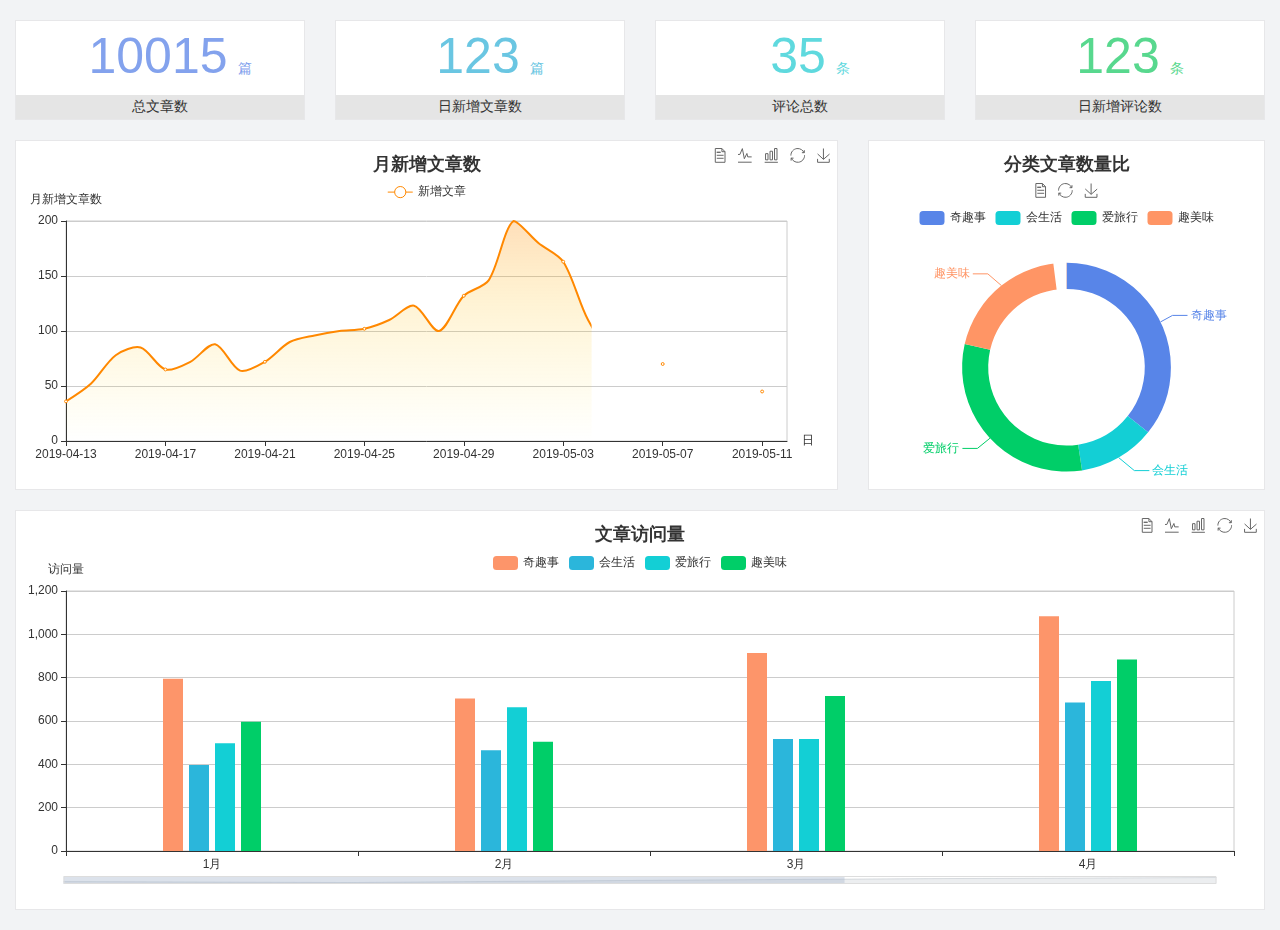
<file: home/dashboard.html>
<!DOCTYPE html>
<html lang="en">

<head>
  <meta charset="UTF-8">
  <meta name="viewport" content="width=device-width, initial-scale=1.0">
  <meta http-equiv="X-UA-Compatible" content="ie=edge">
  <title>图表统计</title>
  <link rel="stylesheet" href="../../assets/lib/bootstrap.css" />
  <link rel="stylesheet" href="../../assets/lib/main.css" />
  <script src="../../assets/lib/jquery.js"></script>
  <script type="text/javascript" src="../../assets/lib/echarts.min.js"></script>
</head>

<body>
  <div class="container-fluid">
    <div class="row spannel_list">
      <div class="col-sm-3 col-xs-6">
        <div class="spannel">
          <em>10015</em><span>篇</span>
          <b>总文章数</b>
        </div>
      </div>
      <div class="col-sm-3 col-xs-6">
        <div class="spannel scolor01">
          <em>123</em><span>篇</span>
          <b>日新增文章数</b>
        </div>
      </div>
      <div class="col-sm-3 col-xs-6">
        <div class="spannel scolor02">
          <em>35</em><span>条</span>
          <b>评论总数</b>
        </div>
      </div>
      <div class="col-sm-3 col-xs-6">
        <div class="spannel scolor03">
          <em>123</em><span>条</span>
          <b>日新增评论数</b>
        </div>
      </div>
    </div>
  </div>

  <div class="container-fluid">
    <div class="row curve-pie">
      <div class="col-lg-8 col-md-8">
        <div class="gragh_pannel" id="curve_show"></div>
      </div>
      <div class="col-lg-4 col-md-4">
        <div class="gragh_pannel" id="pie_show"></div>
      </div>
    </div>
  </div>

  <div class="container-fluid">
    <div class="column_pannel" id="column_show"></div>
  </div>

  <script>
    var oChart = echarts.init(document.getElementById('curve_show'));
    var aList_all = [
      { 'count': 36, 'date': '2019-04-13' },
      { 'count': 52, 'date': '2019-04-14' },
      { 'count': 78, 'date': '2019-04-15' },
      { 'count': 85, 'date': '2019-04-16' },
      { 'count': 65, 'date': '2019-04-17' },
      { 'count': 72, 'date': '2019-04-18' },
      { 'count': 88, 'date': '2019-04-19' },
      { 'count': 64, 'date': '2019-04-20' },
      { 'count': 72, 'date': '2019-04-21' },
      { 'count': 90, 'date': '2019-04-22' },
      { 'count': 96, 'date': '2019-04-23' },
      { 'count': 100, 'date': '2019-04-24' },
      { 'count': 102, 'date': '2019-04-25' },
      { 'count': 110, 'date': '2019-04-26' },
      { 'count': 123, 'date': '2019-04-27' },
      { 'count': 100, 'date': '2019-04-28' },
      { 'count': 132, 'date': '2019-04-29' },
      { 'count': 146, 'date': '2019-04-30' },
      { 'count': 200, 'date': '2019-05-01' },
      { 'count': 180, 'date': '2019-05-02' },
      { 'count': 163, 'date': '2019-05-03' },
      { 'count': 110, 'date': '2019-05-04' },
      { 'count': 80, 'date': '2019-05-05' },
      { 'count': 82, 'date': '2019-05-06' },
      { 'count': 70, 'date': '2019-05-07' },
      { 'count': 65, 'date': '2019-05-08' },
      { 'count': 54, 'date': '2019-05-09' },
      { 'count': 40, 'date': '2019-05-10' },
      { 'count': 45, 'date': '2019-05-11' },
      { 'count': 38, 'date': '2019-05-12' },
    ];

    let aCount = [];
    let aDate = [];

    for (var i = 0; i < aList_all.length; i++) {
      aCount.push(aList_all[i].count);
      aDate.push(aList_all[i].date);
    }

    var chartopt = {
      title: {
        text: '月新增文章数',
        left: 'center',
        top: '10'
      },
      tooltip: {
        trigger: 'axis'
      },
      legend: {
        data: ['新增文章'],
        top: '40'
      },
      toolbox: {
        show: true,
        feature: {
          mark: { show: true },
          dataView: { show: true, readOnly: false },
          magicType: { show: true, type: ['line', 'bar'] },
          restore: { show: true },
          saveAsImage: { show: true }
        }
      },
      calculable: true,
      xAxis: [
        {
          name: '日',
          type: 'category',
          boundaryGap: false,
          data: aDate
        }
      ],
      yAxis: [
        {
          name: '月新增文章数',
          type: 'value'
        }
      ],
      series: [
        {
          name: '新增文章',
          type: 'line',
          smooth: true,
          itemStyle: { normal: { areaStyle: { type: 'default' }, color: '#f80' }, lineStyle: { color: '#f80' } },
          data: aCount
        }],
      areaStyle: {
        normal: {
          color: new echarts.graphic.LinearGradient(0, 0, 0, 1, [{
            offset: 0,
            color: 'rgba(255,136,0,0.39)'
          }, {
            offset: .34,
            color: 'rgba(255,180,0,0.25)'
          }, {
            offset: 1,
            color: 'rgba(255,222,0,0.00)'
          }])

        }
      },
      grid: {
        show: true,
        x: 50,
        x2: 50,
        y: 80,
        height: 220
      }
    };

    oChart.setOption(chartopt);


    var oPie = echarts.init(document.getElementById('pie_show'));
    var oPieopt =
    {
      title: {
        top: 10,
        text: '分类文章数量比',
        x: 'center'
      },
      tooltip: {
        trigger: 'item',
        formatter: "{a} <br/>{b} : {c} ({d}%)"
      },
      color: ['#5885e8', '#13cfd5', '#00ce68', '#ff9565'],
      legend: {
        x: 'center',
        top: 65,
        data: ['奇趣事', '会生活', '爱旅行', '趣美味']
      },
      toolbox: {
        show: true,
        x: 'center',
        top: 35,
        feature: {
          mark: { show: true },
          dataView: { show: true, readOnly: false },
          magicType: {
            show: true,
            type: ['pie', 'funnel'],
            option: {
              funnel: {
                x: '25%',
                width: '50%',
                funnelAlign: 'left',
                max: 1548
              }
            }
          },
          restore: { show: true },
          saveAsImage: { show: true }
        }
      },
      calculable: true,
      series: [
        {
          name: '访问来源',
          type: 'pie',
          radius: ['45%', '60%'],
          center: ['50%', '65%'],
          data: [
            { value: 300, name: '奇趣事' },
            { value: 100, name: '会生活' },
            { value: 260, name: '爱旅行' },
            { value: 180, name: '趣美味' }
          ]
        }
      ]
    };
    oPie.setOption(oPieopt);



    var oColumn = this.echarts.init(document.getElementById('column_show'));
    var oColumnopt =
    {
      title: {
        text: '文章访问量',
        left: 'center',
        top: '10'
      },
      tooltip: {
        trigger: 'axis'
      },
      legend: {
        data: ['奇趣事', '会生活', '爱旅行', '趣美味'],
        top: '40'
      },
      toolbox: {
        show: true,
        feature: {
          mark: { show: true },
          dataView: { show: true, readOnly: false },
          magicType: { show: true, type: ['line', 'bar'] },
          restore: { show: true },
          saveAsImage: { show: true }
        }
      },
      calculable: true,
      xAxis: [
        {
          type: 'category',
          data: ['1月', '2月', '3月', '4月', '5月']
        }
      ],
      yAxis: [
        {
          name: '访问量',
          type: 'value'
        }
      ],
      series: [
        {
          name: '奇趣事',
          type: 'bar',
          barWidth: 20,
          itemStyle: {
            normal: { areaStyle: { type: 'default' }, color: '#fd956a' }
          },
          data: [800, 708, 920, 1090, 1200]
        },
        {
          name: '会生活',
          type: 'bar',
          barWidth: 20,
          itemStyle: {
            normal: { areaStyle: { type: 'default' }, color: '#2bb6db' }
          },
          data: [400, 468, 520, 690, 800]
        },
        {
          name: '爱旅行',
          type: 'bar',
          barWidth: 20,
          itemStyle: {
            normal: { areaStyle: { type: 'default' }, color: '#13cfd5' }
          },
          data: [500, 668, 520, 790, 900]
        },
        {
          name: '趣美味',
          type: 'bar',
          barWidth: 20,
          itemStyle: {
            normal: { areaStyle: { type: 'default' }, color: '#00ce68' }
          },
          data: [600, 508, 720, 890, 1000]
        }
      ],
      grid: {
        show: true,
        x: 50,
        x2: 30,
        y: 80,
        height: 260
      },
      dataZoom: [//给x轴设置滚动条
        {
          start: 0,//默认为0
          end: 100 - 1000 / 31,//默认为100
          type: 'slider',
          show: true,
          xAxisIndex: [0],
          handleSize: 0,//滑动条的 左右2个滑动条的大小
          height: 8,//组件高度
          left: 45, //左边的距离
          right: 50,//右边的距离
          bottom: 26,//右边的距离
          handleColor: '#ddd',//h滑动图标的颜色
          handleStyle: {
            borderColor: "#cacaca",
            borderWidth: "1",
            shadowBlur: 2,
            background: "#ddd",
            shadowColor: "#ddd",
          }
        }]
    };
    oColumn.setOption(oColumnopt);
  </script>
</body>

</html>
</file>
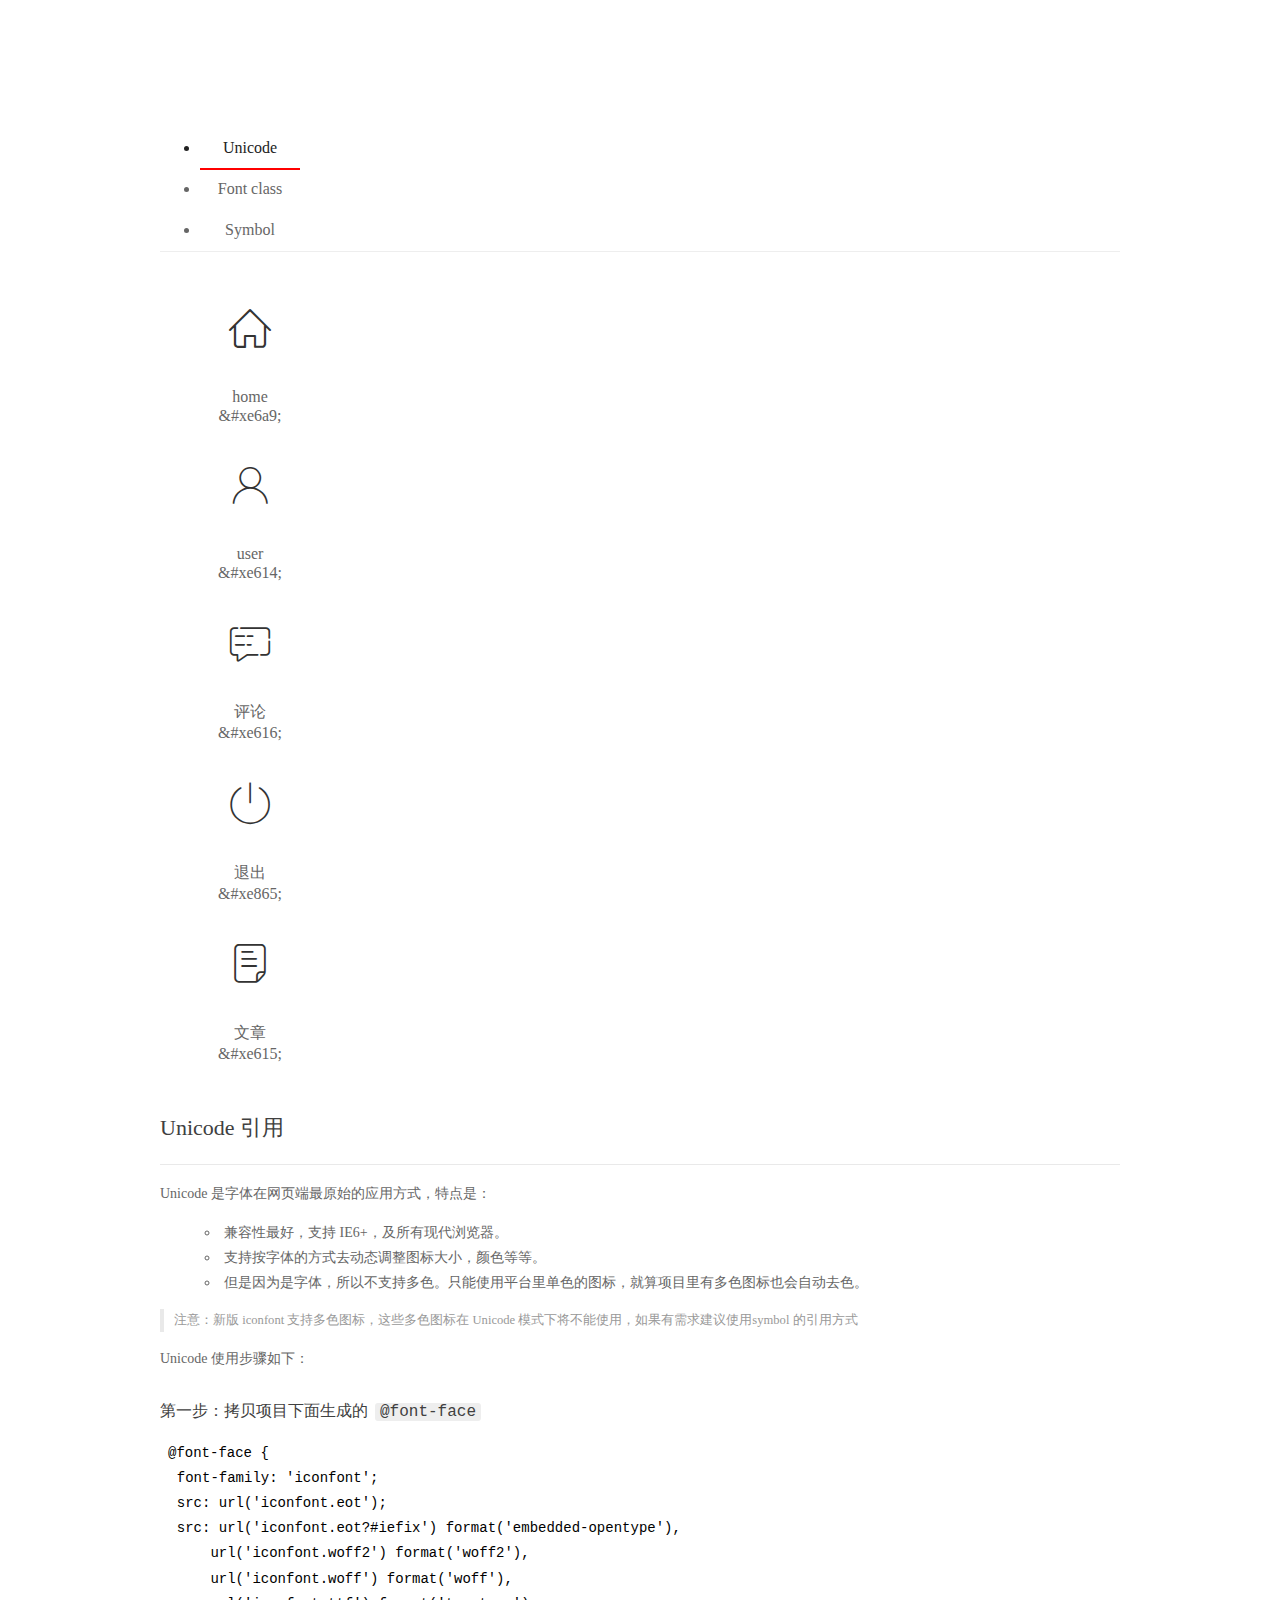
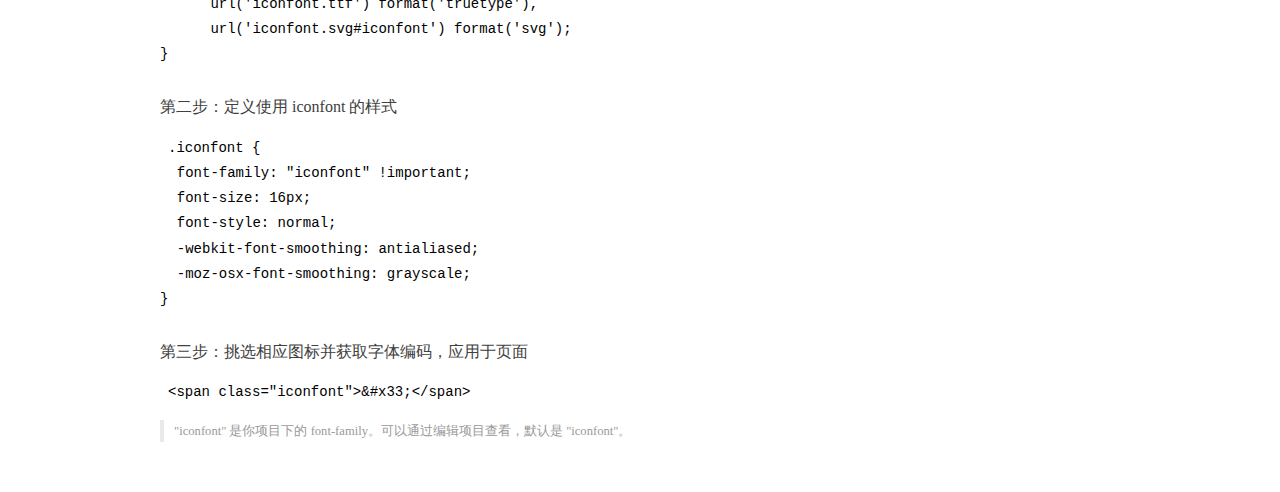
<file: assets/fonts/demo_index.html>
<!DOCTYPE html>
<html>
<head>
  <meta charset="utf-8"/>
  <title>IconFont Demo</title>
  <link rel="shortcut icon" href="https://gtms04.alicdn.com/tps/i4/TB1_oz6GVXXXXaFXpXXJDFnIXXX-64-64.ico" type="image/x-icon"/>
  <link rel="stylesheet" href="https://g.alicdn.com/thx/cube/1.3.2/cube.min.css">
  <link rel="stylesheet" href="demo.css">
  <link rel="stylesheet" href="iconfont.css">
  <script src="iconfont.js"></script>
  <!-- jQuery -->
  <script src="https://a1.alicdn.com/oss/uploads/2018/12/26/7bfddb60-08e8-11e9-9b04-53e73bb6408b.js"></script>
  <!-- 代码高亮 -->
  <script src="https://a1.alicdn.com/oss/uploads/2018/12/26/a3f714d0-08e6-11e9-8a15-ebf944d7534c.js"></script>
</head>
<body>
  <div class="main">
    <h1 class="logo"><a href="https://www.iconfont.cn/" title="iconfont 首页" target="_blank">&#xe86b;</a></h1>
    <div class="nav-tabs">
      <ul id="tabs" class="dib-box">
        <li class="dib active"><span>Unicode</span></li>
        <li class="dib"><span>Font class</span></li>
        <li class="dib"><span>Symbol</span></li>
      </ul>
      
    </div>
    <div class="tab-container">
      <div class="content unicode" style="display: block;">
          <ul class="icon_lists dib-box">
          
            <li class="dib">
              <span class="icon iconfont">&#xe6a9;</span>
                <div class="name">home</div>
                <div class="code-name">&amp;#xe6a9;</div>
              </li>
          
            <li class="dib">
              <span class="icon iconfont">&#xe614;</span>
                <div class="name">user</div>
                <div class="code-name">&amp;#xe614;</div>
              </li>
          
            <li class="dib">
              <span class="icon iconfont">&#xe616;</span>
                <div class="name">评论</div>
                <div class="code-name">&amp;#xe616;</div>
              </li>
          
            <li class="dib">
              <span class="icon iconfont">&#xe865;</span>
                <div class="name">退出</div>
                <div class="code-name">&amp;#xe865;</div>
              </li>
          
            <li class="dib">
              <span class="icon iconfont">&#xe615;</span>
                <div class="name">文章</div>
                <div class="code-name">&amp;#xe615;</div>
              </li>
          
          </ul>
          <div class="article markdown">
          <h2 id="unicode-">Unicode 引用</h2>
          <hr>

          <p>Unicode 是字体在网页端最原始的应用方式，特点是：</p>
          <ul>
            <li>兼容性最好，支持 IE6+，及所有现代浏览器。</li>
            <li>支持按字体的方式去动态调整图标大小，颜色等等。</li>
            <li>但是因为是字体，所以不支持多色。只能使用平台里单色的图标，就算项目里有多色图标也会自动去色。</li>
          </ul>
          <blockquote>
            <p>注意：新版 iconfont 支持多色图标，这些多色图标在 Unicode 模式下将不能使用，如果有需求建议使用symbol 的引用方式</p>
          </blockquote>
          <p>Unicode 使用步骤如下：</p>
          <h3 id="-font-face">第一步：拷贝项目下面生成的 <code>@font-face</code></h3>
<pre><code class="language-css"
>@font-face {
  font-family: 'iconfont';
  src: url('iconfont.eot');
  src: url('iconfont.eot?#iefix') format('embedded-opentype'),
      url('iconfont.woff2') format('woff2'),
      url('iconfont.woff') format('woff'),
      url('iconfont.ttf') format('truetype'),
      url('iconfont.svg#iconfont') format('svg');
}
</code></pre>
          <h3 id="-iconfont-">第二步：定义使用 iconfont 的样式</h3>
<pre><code class="language-css"
>.iconfont {
  font-family: "iconfont" !important;
  font-size: 16px;
  font-style: normal;
  -webkit-font-smoothing: antialiased;
  -moz-osx-font-smoothing: grayscale;
}
</code></pre>
          <h3 id="-">第三步：挑选相应图标并获取字体编码，应用于页面</h3>
<pre>
<code class="language-html"
>&lt;span class="iconfont"&gt;&amp;#x33;&lt;/span&gt;
</code></pre>
          <blockquote>
            <p>"iconfont" 是你项目下的 font-family。可以通过编辑项目查看，默认是 "iconfont"。</p>
          </blockquote>
          </div>
      </div>
      <div class="content font-class">
        <ul class="icon_lists dib-box">
          
          <li class="dib">
            <span class="icon iconfont icon-home"></span>
            <div class="name">
              home
            </div>
            <div class="code-name">.icon-home
            </div>
          </li>
          
          <li class="dib">
            <span class="icon iconfont icon-user"></span>
            <div class="name">
              user
            </div>
            <div class="code-name">.icon-user
            </div>
          </li>
          
          <li class="dib">
            <span class="icon iconfont icon-pinglun"></span>
            <div class="name">
              评论
            </div>
            <div class="code-name">.icon-pinglun
            </div>
          </li>
          
          <li class="dib">
            <span class="icon iconfont icon-tuichu"></span>
            <div class="name">
              退出
            </div>
            <div class="code-name">.icon-tuichu
            </div>
          </li>
          
          <li class="dib">
            <span class="icon iconfont icon-16"></span>
            <div class="name">
              文章
            </div>
            <div class="code-name">.icon-16
            </div>
          </li>
          
        </ul>
        <div class="article markdown">
        <h2 id="font-class-">font-class 引用</h2>
        <hr>

        <p>font-class 是 Unicode 使用方式的一种变种，主要是解决 Unicode 书写不直观，语意不明确的问题。</p>
        <p>与 Unicode 使用方式相比，具有如下特点：</p>
        <ul>
          <li>兼容性良好，支持 IE8+，及所有现代浏览器。</li>
          <li>相比于 Unicode 语意明确，书写更直观。可以很容易分辨这个 icon 是什么。</li>
          <li>因为使用 class 来定义图标，所以当要替换图标时，只需要修改 class 里面的 Unicode 引用。</li>
          <li>不过因为本质上还是使用的字体，所以多色图标还是不支持的。</li>
        </ul>
        <p>使用步骤如下：</p>
        <h3 id="-fontclass-">第一步：引入项目下面生成的 fontclass 代码：</h3>
<pre><code class="language-html">&lt;link rel="stylesheet" href="./iconfont.css"&gt;
</code></pre>
        <h3 id="-">第二步：挑选相应图标并获取类名，应用于页面：</h3>
<pre><code class="language-html">&lt;span class="iconfont icon-xxx"&gt;&lt;/span&gt;
</code></pre>
        <blockquote>
          <p>"
            iconfont" 是你项目下的 font-family。可以通过编辑项目查看，默认是 "iconfont"。</p>
        </blockquote>
      </div>
      </div>
      <div class="content symbol">
          <ul class="icon_lists dib-box">
          
            <li class="dib">
                <svg class="icon svg-icon" aria-hidden="true">
                  <use xlink:href="#icon-home"></use>
                </svg>
                <div class="name">home</div>
                <div class="code-name">#icon-home</div>
            </li>
          
            <li class="dib">
                <svg class="icon svg-icon" aria-hidden="true">
                  <use xlink:href="#icon-user"></use>
                </svg>
                <div class="name">user</div>
                <div class="code-name">#icon-user</div>
            </li>
          
            <li class="dib">
                <svg class="icon svg-icon" aria-hidden="true">
                  <use xlink:href="#icon-pinglun"></use>
                </svg>
                <div class="name">评论</div>
                <div class="code-name">#icon-pinglun</div>
            </li>
          
            <li class="dib">
                <svg class="icon svg-icon" aria-hidden="true">
                  <use xlink:href="#icon-tuichu"></use>
                </svg>
                <div class="name">退出</div>
                <div class="code-name">#icon-tuichu</div>
            </li>
          
            <li class="dib">
                <svg class="icon svg-icon" aria-hidden="true">
                  <use xlink:href="#icon-16"></use>
                </svg>
                <div class="name">文章</div>
                <div class="code-name">#icon-16</div>
            </li>
          
          </ul>
          <div class="article markdown">
          <h2 id="symbol-">Symbol 引用</h2>
          <hr>

          <p>这是一种全新的使用方式，应该说这才是未来的主流，也是平台目前推荐的用法。相关介绍可以参考这篇<a href="">文章</a>
            这种用法其实是做了一个 SVG 的集合，与另外两种相比具有如下特点：</p>
          <ul>
            <li>支持多色图标了，不再受单色限制。</li>
            <li>通过一些技巧，支持像字体那样，通过 <code>font-size</code>, <code>color</code> 来调整样式。</li>
            <li>兼容性较差，支持 IE9+，及现代浏览器。</li>
            <li>浏览器渲染 SVG 的性能一般，还不如 png。</li>
          </ul>
          <p>使用步骤如下：</p>
          <h3 id="-symbol-">第一步：引入项目下面生成的 symbol 代码：</h3>
<pre><code class="language-html">&lt;script src="./iconfont.js"&gt;&lt;/script&gt;
</code></pre>
          <h3 id="-css-">第二步：加入通用 CSS 代码（引入一次就行）：</h3>
<pre><code class="language-html">&lt;style&gt;
.icon {
  width: 1em;
  height: 1em;
  vertical-align: -0.15em;
  fill: currentColor;
  overflow: hidden;
}
&lt;/style&gt;
</code></pre>
          <h3 id="-">第三步：挑选相应图标并获取类名，应用于页面：</h3>
<pre><code class="language-html">&lt;svg class="icon" aria-hidden="true"&gt;
  &lt;use xlink:href="#icon-xxx"&gt;&lt;/use&gt;
&lt;/svg&gt;
</code></pre>
          </div>
      </div>

    </div>
  </div>
  <script>
  $(document).ready(function () {
      $('.tab-container .content:first').show()

      $('#tabs li').click(function (e) {
        var tabContent = $('.tab-container .content')
        var index = $(this).index()

        if ($(this).hasClass('active')) {
          return
        } else {
          $('#tabs li').removeClass('active')
          $(this).addClass('active')

          tabContent.hide().eq(index).fadeIn()
        }
      })
    })
  </script>
</body>
</html>
</file>
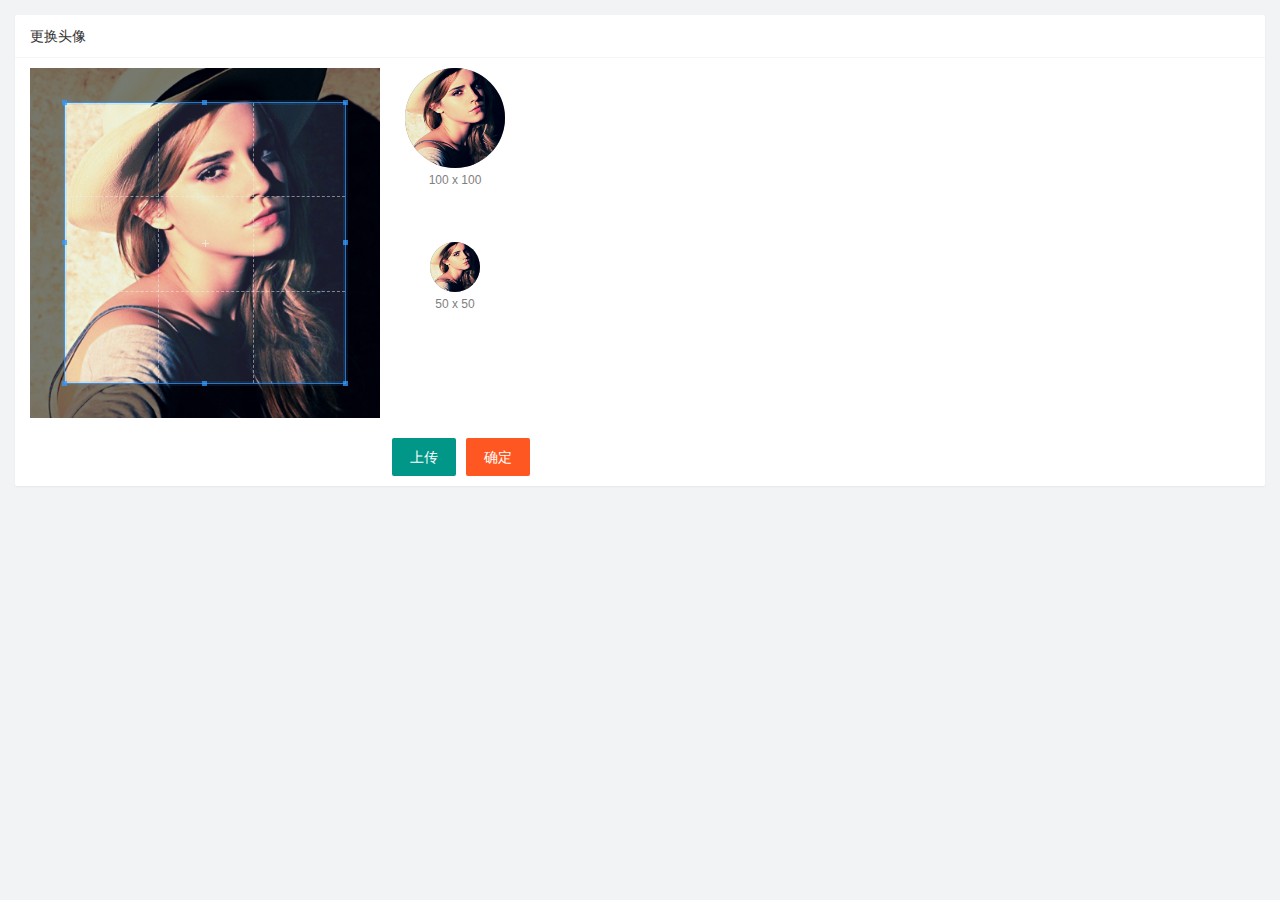
<file: assets/uesers/user_avatar.html>
<!DOCTYPE html>
<html lang="en">

<head>
    <meta charset="UTF-8">
    <meta name="viewport" content="width=device-width, initial-scale=1.0">
    <title>Document</title>
    <link rel="stylesheet" href="/assets/lib/layui/css/layui.css">
    <link rel="stylesheet" href="/assets/lib/cropper/cropper.css" />
    <link rel="stylesheet" href="/assets/uesers/css/user_avatar.css">
</head>

<body>
    <!-- 卡片区域 -->
    <div class="layui-card">
        <div class="layui-card-header">更换头像</div>
        <div class="layui-card-body">
            <!-- 第一行的图片裁剪和预览区域 -->
            <div class="row1">
                <!-- 图片裁剪区域 -->
                <div class="cropper-box">
                    <!-- 这个 img 标签很重要，将来会把它初始化为裁剪区域 -->
                    <img id="image" src="/assets/images/sample.jpg" />
                </div>
                <!-- 图片的预览区域 -->
                <div class="preview-box">
                    <div>
                        <!-- 宽高为 100px 的预览区域 -->
                        <div class="img-preview w100"></div>
                        <p class="size">100 x 100</p>
                    </div>
                    <div>
                        <!-- 宽高为 50px 的预览区域 -->
                        <div class="img-preview w50"></div>
                        <p class="size">50 x 50</p>
                    </div>
                </div>
            </div>

            <!-- 第二行的按钮区域 -->
            <div class="row2">
                <input type="file" id="file" accept="image/jpg,image/jpeg" />
                <button type="button" class="layui-btn" id="btnChooseImage">上传</button>
                <button type="button" class="layui-btn layui-btn-danger" id="btnUpload">确定</button>
            </div>
        </div>
    </div>

    <script src="/assets/lib/layui/layui.all.js"></script>
    <script src="/assets/lib/jquery.js"></script>
    <script src="/assets/lib/cropper/Cropper.js"></script>
    <script src="/assets/lib/cropper/jquery-cropper.js"></script>
    <script src="/assets/js/baseAPI.js"></script>
    <script src="/assets/uesers/js/ueser_avatar.js"></script>

</body>

</html>
</file>
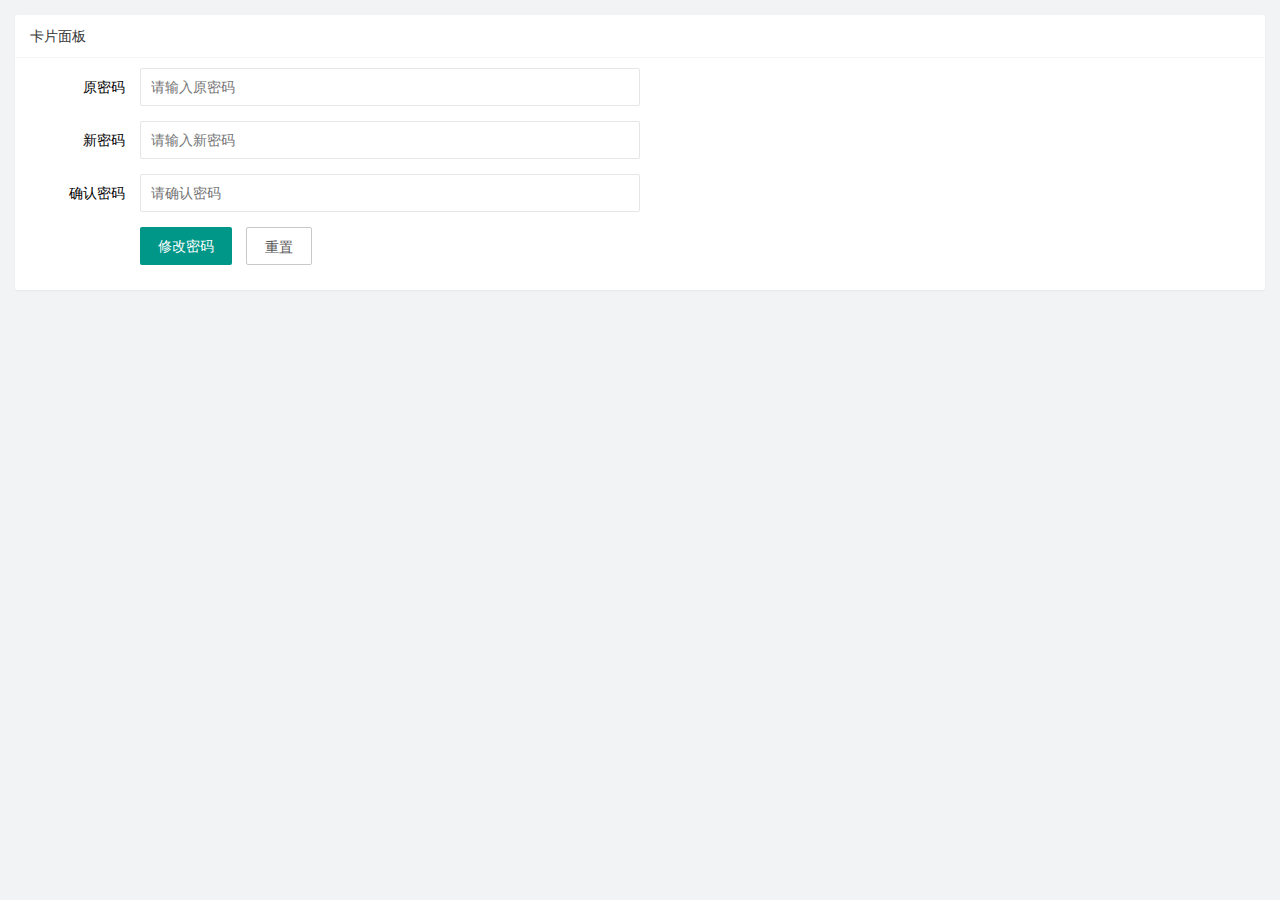
<file: assets/uesers/username_peward.html>
<!DOCTYPE html>
<html lang="en">

<head>
    <meta charset="UTF-8">
    <meta name="viewport" content="width=device-width, initial-scale=1.0">
    <title>Document</title>
    <link rel="stylesheet" href="/assets/lib/layui/css/layui.css">
    <link rel="stylesheet" href="/assets/uesers/css/username_peward.css">
</head>

<body>
    <div class="layui-card">
        <div class="layui-card-header">卡片面板</div>
        <div class="layui-card-body">
            <form class="layui-form" action="">
                <div class="layui-form-item">
                    <label class="layui-form-label">原密码</label>
                    <div class="layui-input-block">
                        <input type="password" name="oldPwd" required lay-verify="required|pwd" placeholder="请输入原密码"
                            autocomplete="off" class="layui-input">
                    </div>
                </div>
                <div class="layui-form-item">
                    <label class="layui-form-label">新密码</label>
                    <div class="layui-input-block">
                        <input type="password" name="newPwd" required lay-verify="required|pwd|samePwd"
                            placeholder="请输入新密码" autocomplete="off" class="layui-input">
                    </div>
                </div>
                <div class="layui-form-item">
                    <label class="layui-form-label">确认密码</label>
                    <div class="layui-input-block">
                        <input type="password" name="rePwd" required lay-verify="required|pwd|rePwd" placeholder="请确认密码"
                            autocomplete="off" class="layui-input">
                    </div>
                </div>
                <div class="layui-form-item">
                    <div class="layui-input-block">
                        <button class="layui-btn" lay-submit lay-filter="formDemo">修改密码</button>
                        <button type="reset" class="layui-btn layui-btn-primary">重置</button>
                    </div>
                </div>
            </form>
        </div>
    </div>
    <!-- 导入layui 的js -->
    <script src="/assets/lib/layui/layui.all.js"></script>
    <!-- 导入jq -->
    <script src="/assets/lib/jquery.js"></script>
    <!-- 导入baseApi -->
    <script src="/assets/js/baseAPI.js"></script>
    <!-- 导入本页js -->
    <script src="/assets/uesers/js/users_peward.js"></script>
</body>

</html>
</file>
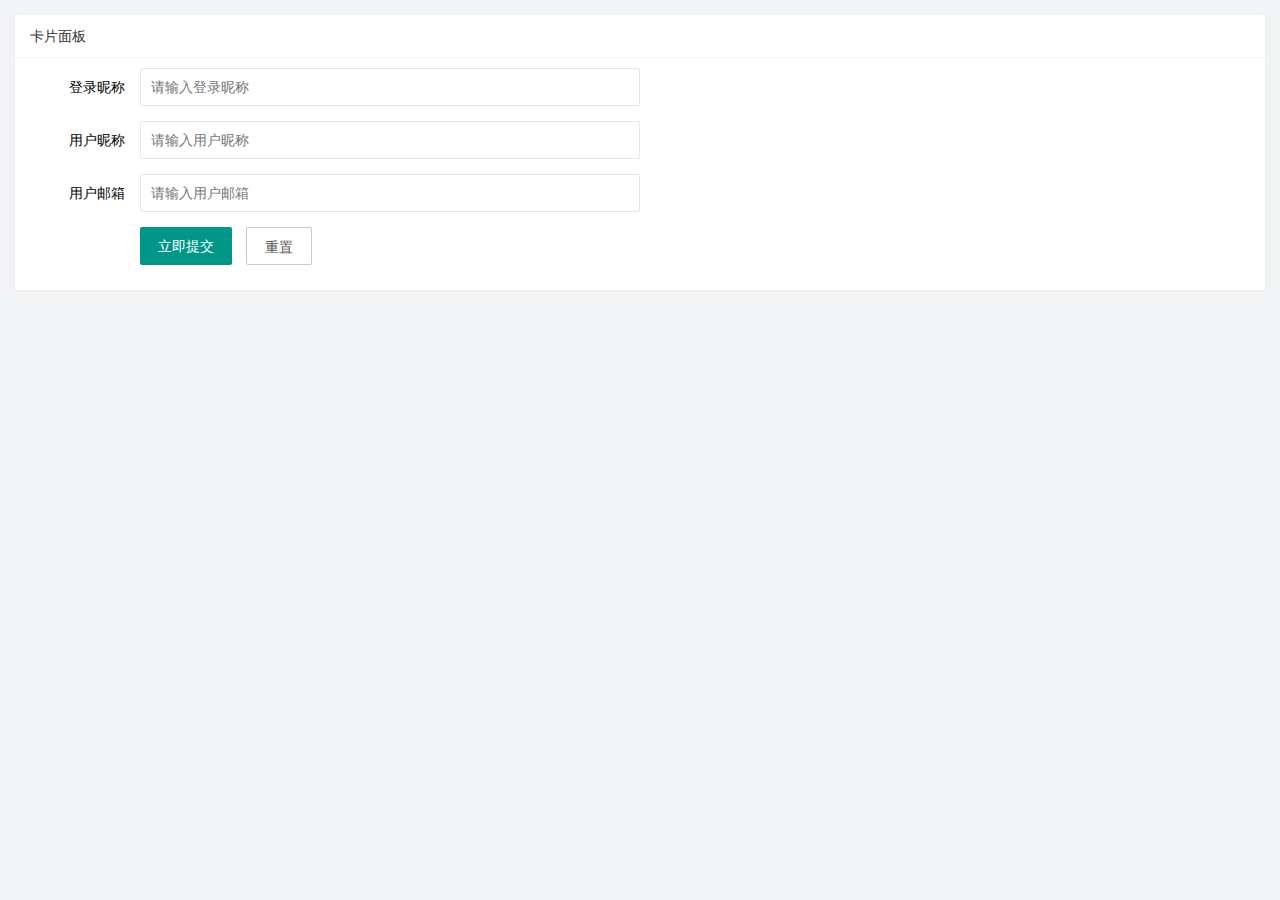
<file: assets/uesers/users.html>
<!DOCTYPE html>
<html lang="en">

<head>
    <meta charset="UTF-8">
    <meta name="viewport" content="width=device-width, initial-scale=1.0">
    <title>Document</title>
    <!-- 导入layui的样式 -->
    <link rel="stylesheet" href="/assets/lib/layui/css/layui.css">
    <!-- 导入自己的样式 -->
    <link rel="stylesheet" href="/assets/uesers/css/users.css">

</head>

<body>
    <!-- 卡品区域 -->
    <div class="layui-card">
        <div class="layui-card-header">卡片面板</div>
        <div class="layui-card-body">
            <form class="layui-form" lay-filter="formUserInfo">
                <!-- 这是隐藏域 -->
                <input type="hidden" name="id" value="" />
                <div class="layui-form-item">
                    <label class="layui-form-label">登录昵称</label>
                    <div class="layui-input-block">
                        <input type="text" name="username" required lay-verify="required" placeholder="请输入登录昵称"
                            autocomplete="off" class="layui-input" readonly>
                    </div>
                </div>
                <div class="layui-form-item">
                    <label class="layui-form-label">用户昵称</label>
                    <div class="layui-input-block">
                        <input type="text" name="nickname" required lay-verify="required|nickname" placeholder="请输入用户昵称"
                            autocomplete="off" class="layui-input">
                    </div>
                </div>
                <div class="layui-form-item">
                    <label class="layui-form-label">用户邮箱</label>
                    <div class="layui-input-block">
                        <input type="text" name="email" required lay-verify="required|email" placeholder="请输入用户邮箱"
                            autocomplete="off" class="layui-input">
                    </div>
                </div>
                <div class="layui-form-item">
                    <div class="layui-input-block">
                        <button class="layui-btn" lay-submit lay-filter="formDemo">立即提交</button>
                        <button type="reset" class="layui-btn layui-btn-primary" id="btnReset">重置</button>
                    </div>
                </div>
            </form>
        </div>
    </div>

    <!-- 导入layui的js -->
    <script src="/assets/lib/layui/layui.all.js"></script>
    <!-- 导入jQuery.js -->
    <script src="/assets/lib/jquery.js"></script>
    <!-- 拼接连接 -->
    <script src="/assets/js/baseAPI.js"></script>
    <!-- 导入本页的js -->
    <script src="/assets/uesers/js/users_info.js"></script>
</body>

</html>
</file>
<file: assets/lib/main.css>
body{
    font-family:'MicroSoft YaHei';
    background-color: #f2f3f5;
}
.main_wrap{
    position:fixed;
    width:100%;
    height:100%;
    left:0px;
    top:0px;
    background:url('../images/login_bg.jpg'); 
    background-size:100% 100%; 
  }
.header{
    width:1200px;
    overflow: hidden;
    margin:20px auto 0;
}
.heade .logo{
    float: left;
}
.header .copyright{
    float:right;
    font-size:12px;
    color:#fff;
    text-align:right;
    line-height:20px;
    margin-top:10px;
}
.login_form_con{
    position:absolute;
    left:50%;
    top:50%;
    margin-left:-200px;
    margin-top:-155px;
    width:400px;
    height:310px;
    background-color: #edeff0;
}

.login_form{
    position: relative;
}

.login_form .icon-user{
    position:absolute;
    font-size:16px;
    color:#999;
    left:46px;
    top:12px;
}
.login_form .icon-key{
    position:absolute;
    font-size:18px;
    color:#999;
    left:46px;
    top:78px;
}
.login_title{
    height:60px;
    background:url('../images/login_title.png') center center no-repeat #fff;
}
.input_txt,.input_pass,.input_sub{
    display:block;
    width:334px;
    height:37px;
    padding:0px;
    text-indent:40px;
    border:1px solid #ddd;
    margin:27px auto 0;
    outline:none;
}
.input_sub{
    margin-top:40px;
    height:42px;
    background-color: #19b9e7;
    text-indent:0px;
    font-size:18px;
    color:#fff;
    cursor: pointer;
}
.input_sub:hover{
    background-color: #08a0cc;
}

.sider{
    position:fixed;
    left:0;
    top:0;
    bottom:0;
    width:210px;
    background-color: #323745;
}
.sider .logo{
    display:block;
    height:56px;
    background-color: #242732;
    overflow: hidden;
}
.sider .logo img{
    display:block;
    margin:6px auto 0;
}
.user_info{
    height:79px;
    border-bottom:1px solid #5a5e6b;
}

.user_info img{
    float: left;
    width:40px;
    height:40px;
    border-radius:20px;
    margin:19px 0 0 30px;
}
.user_info span{
    float: left;
    width:120px;
    font-size:12px;
    color:#fff;
    margin:23px 0 0 20px;
}
.user_info b{
    float: left;
    width: 120px;
    font-weight:normal;
    font-size:12px;
    color:#adafb5;
    margin:2px 0 0 20px;
}

.menu .level01{
    height:50px;
    line-height:50px;
}
.menu .level01 a{
    display:block;
    height:50px;
    font-size:12px;
    color:#adafb5;
    overflow: hidden;
}
.menu .level01.active a{
    background-color: #1378f0;
    color:#fff;
}
.menu .level01.active i{
    color:#fff;
}

.menu .level01 a:hover{
    background-color: #1378f0;
    color:#fff;
}
.menu .level01 a:hover i{
    color:#fff;
}
.menu .level01 i{
    color:#61646f;
    font-size:22px;
    float: left;
    margin-left:26px;
}
.menu .level01 span{
    float: left;
    margin-left:10px;
}
.menu .level01 b{
    float: right;
    margin-right:20px;
    font-weight:normal;
    transform:rotate(90deg);
    transition:all 500ms ease;
}

.menu .level01 .rotate0{
    transform:rotate(0deg);
}

.menu .level02{
    background: #242732;
    display:none;
}


.menu .level02 li{
    height:40px;
    line-height:40px;
}
.menu .level02 li a{
    display:block;
    height:40px;
    font-size:12px;
    color:#adafb5;
    overflow: hidden;
}

.menu .level02 li a:hover{
    background-color: #1378f0;
    color:#fff;
}

.menu .level02 li i{
    font-size:12px;
    float: left;
    margin-left:60px;
}
.menu .level02 li span{
    font-size:12px;
    float: left;
    margin-left:5px;
}

.menu .level02 .active a{
    color:#ffae00;
}

.header_bar{
    position:fixed;
    left:210px;
    right:0;
    top:0;
    height:56px;
    background-color: #fff;
}

.main{
    position:fixed;
    left:210px;
    top:56px;
    right:0;
    bottom:0;
    background-color: #f2f3f5;
}

.search_form{
    width:218px;
    height:33px;
    border:1px solid #ddd;
    background-color: #f2f3f5;
    border-radius:16px;
    float: left;
    margin:12px 0 0 27px;
}

.search_form input{
    padding:0px;
    margin:0px;
    border:0px;
    float: left;
    background-color: #f2f3f5;
    font-size:12px;
    width:175px;
    height:31px;
    margin-left:12px;
    outline:none;
   
}

.search_form .icon-search{
    line-height:33px;
    cursor: pointer;
    font-size:18px;
    color:#abaebb;
}
.user_center_link{
    float:right;

}
.user_center_link a{
    line-height:56px;
    font-size:12px;
    color:#999;
    margin-right:15px;
}
.user_center_link a:hover{
    color:#ffae00
}

.user_center_link img{
    width:42px;
    height:42px;
    border-radius:32px;
    margin-right:10px;
}

.spannel_list{
    margin-top:20px;
}

.spannel{
	height:100px;
	overflow:hidden;
	text-align:center;
    position:relative;
    background-color: #fff;
    border:1px solid #e7e7e9;
    margin-bottom:20px;
}

.spannel em{
    font-style:normal;
	font-size:50px;
	line-height:50px;
	display:inline-block;
	margin:10px 0 0 20px;
	font-family:'Arial';
	color:#83a2ed;
}

.spannel span{
	font-size:14px;
	display:inline-block;
	color:#83a2ed;
	margin-left:10px;
}

.spannel b{
	position:absolute;
	left:0;
	bottom:0;
	width:100%;
	line-height:24px;
	background:#e5e5e5;
	color:#333;
	font-size:14px;
	font-weight:normal;
}

.scolor01 em,.scolor01 span{
	color:#6ac6e2;
}

.scolor02 em,.scolor02 span{
	color:#5fd9de;
}

.scolor03 em,.scolor03 span{
	color:#58d88e;
}


.gragh_pannel{
    height:350px;
    border:1px solid #e7e7e9;
    background-color: #fff!important; 
    margin-bottom:20px;  
}

.column_pannel{
    margin-bottom:20px;
    height:400px;
    border:1px solid #e7e7e9;
    background-color: #fff!important;   
}

.common_title{
    line-height:42px;
    background-color: #fbfbfb;
    border:1px solid #e7e7e9;
    margin-top:20px;
    text-indent: 15px;
    font-size:14px;
    color:#333;
}

.common_con{
    border:1px solid #e7e7e9;
    border-top:0px;
    background-color: #fff;
    padding-bottom:20px;
    margin-bottom:20px;
}
.opt_btns{
    margin-top:20px;
}

.mp20{
    margin-top:20px;
}

.pagination{   
   margin:0;
}

.article_form{
    margin-top:20px;
}

.form-group{
    margin-bottom:25px;
}

.form-group label{
    font-weight:normal;
    color:#666;
}

.icon-icondate{
    line-height:16px;
}

.user_pic{
    width:100px;
    height:100px;
    margin-bottom:10px;
}

.article_cover{
    width:200px;
    height:200px;
    margin-bottom:10px;
}
</file>
<file: assets/fonts/demo.css>
/* Logo 字体 */
@font-face {
  font-family: "iconfont logo";
  src: url('https://at.alicdn.com/t/font_985780_km7mi63cihi.eot?t=1545807318834');
  src: url('https://at.alicdn.com/t/font_985780_km7mi63cihi.eot?t=1545807318834#iefix') format('embedded-opentype'),
    url('https://at.alicdn.com/t/font_985780_km7mi63cihi.woff?t=1545807318834') format('woff'),
    url('https://at.alicdn.com/t/font_985780_km7mi63cihi.ttf?t=1545807318834') format('truetype'),
    url('https://at.alicdn.com/t/font_985780_km7mi63cihi.svg?t=1545807318834#iconfont') format('svg');
}

.logo {
  font-family: "iconfont logo";
  font-size: 160px;
  font-style: normal;
  -webkit-font-smoothing: antialiased;
  -moz-osx-font-smoothing: grayscale;
}

/* tabs */
.nav-tabs {
  position: relative;
}

.nav-tabs .nav-more {
  position: absolute;
  right: 0;
  bottom: 0;
  height: 42px;
  line-height: 42px;
  color: #666;
}

#tabs {
  border-bottom: 1px solid #eee;
}

#tabs li {
  cursor: pointer;
  width: 100px;
  height: 40px;
  line-height: 40px;
  text-align: center;
  font-size: 16px;
  border-bottom: 2px solid transparent;
  position: relative;
  z-index: 1;
  margin-bottom: -1px;
  color: #666;
}


#tabs .active {
  border-bottom-color: #f00;
  color: #222;
}

.tab-container .content {
  display: none;
}

/* 页面布局 */
.main {
  padding: 30px 100px;
  width: 960px;
  margin: 0 auto;
}

.main .logo {
  color: #333;
  text-align: left;
  margin-bottom: 30px;
  line-height: 1;
  height: 110px;
  margin-top: -50px;
  overflow: hidden;
  *zoom: 1;
}

.main .logo a {
  font-size: 160px;
  color: #333;
}

.helps {
  margin-top: 40px;
}

.helps pre {
  padding: 20px;
  margin: 10px 0;
  border: solid 1px #e7e1cd;
  background-color: #fffdef;
  overflow: auto;
}

.icon_lists {
  width: 100% !important;
  overflow: hidden;
  *zoom: 1;
}

.icon_lists li {
  width: 100px;
  margin-bottom: 10px;
  margin-right: 20px;
  text-align: center;
  list-style: none !important;
  cursor: default;
}

.icon_lists li .code-name {
  line-height: 1.2;
}

.icon_lists .icon {
  display: block;
  height: 100px;
  line-height: 100px;
  font-size: 42px;
  margin: 10px auto;
  color: #333;
  -webkit-transition: font-size 0.25s linear, width 0.25s linear;
  -moz-transition: font-size 0.25s linear, width 0.25s linear;
  transition: font-size 0.25s linear, width 0.25s linear;
}

.icon_lists .icon:hover {
  font-size: 100px;
}

.icon_lists .svg-icon {
  /* 通过设置 font-size 来改变图标大小 */
  width: 1em;
  /* 图标和文字相邻时，垂直对齐 */
  vertical-align: -0.15em;
  /* 通过设置 color 来改变 SVG 的颜色/fill */
  fill: currentColor;
  /* path 和 stroke 溢出 viewBox 部分在 IE 下会显示
      normalize.css 中也包含这行 */
  overflow: hidden;
}

.icon_lists li .name,
.icon_lists li .code-name {
  color: #666;
}

/* markdown 样式 */
.markdown {
  color: #666;
  font-size: 14px;
  line-height: 1.8;
}

.highlight {
  line-height: 1.5;
}

.markdown img {
  vertical-align: middle;
  max-width: 100%;
}

.markdown h1 {
  color: #404040;
  font-weight: 500;
  line-height: 40px;
  margin-bottom: 24px;
}

.markdown h2,
.markdown h3,
.markdown h4,
.markdown h5,
.markdown h6 {
  color: #404040;
  margin: 1.6em 0 0.6em 0;
  font-weight: 500;
  clear: both;
}

.markdown h1 {
  font-size: 28px;
}

.markdown h2 {
  font-size: 22px;
}

.markdown h3 {
  font-size: 16px;
}

.markdown h4 {
  font-size: 14px;
}

.markdown h5 {
  font-size: 12px;
}

.markdown h6 {
  font-size: 12px;
}

.markdown hr {
  height: 1px;
  border: 0;
  background: #e9e9e9;
  margin: 16px 0;
  clear: both;
}

.markdown p {
  margin: 1em 0;
}

.markdown>p,
.markdown>blockquote,
.markdown>.highlight,
.markdown>ol,
.markdown>ul {
  width: 80%;
}

.markdown ul>li {
  list-style: circle;
}

.markdown>ul li,
.markdown blockquote ul>li {
  margin-left: 20px;
  padding-left: 4px;
}

.markdown>ul li p,
.markdown>ol li p {
  margin: 0.6em 0;
}

.markdown ol>li {
  list-style: decimal;
}

.markdown>ol li,
.markdown blockquote ol>li {
  margin-left: 20px;
  padding-left: 4px;
}

.markdown code {
  margin: 0 3px;
  padding: 0 5px;
  background: #eee;
  border-radius: 3px;
}

.markdown strong,
.markdown b {
  font-weight: 600;
}

.markdown>table {
  border-collapse: collapse;
  border-spacing: 0px;
  empty-cells: show;
  border: 1px solid #e9e9e9;
  width: 95%;
  margin-bottom: 24px;
}

.markdown>table th {
  white-space: nowrap;
  color: #333;
  font-weight: 600;
}

.markdown>table th,
.markdown>table td {
  border: 1px solid #e9e9e9;
  padding: 8px 16px;
  text-align: left;
}

.markdown>table th {
  background: #F7F7F7;
}

.markdown blockquote {
  font-size: 90%;
  color: #999;
  border-left: 4px solid #e9e9e9;
  padding-left: 0.8em;
  margin: 1em 0;
}

.markdown blockquote p {
  margin: 0;
}

.markdown .anchor {
  opacity: 0;
  transition: opacity 0.3s ease;
  margin-left: 8px;
}

.markdown .waiting {
  color: #ccc;
}

.markdown h1:hover .anchor,
.markdown h2:hover .anchor,
.markdown h3:hover .anchor,
.markdown h4:hover .anchor,
.markdown h5:hover .anchor,
.markdown h6:hover .anchor {
  opacity: 1;
  display: inline-block;
}

.markdown>br,
.markdown>p>br {
  clear: both;
}


.hljs {
  display: block;
  background: white;
  padding: 0.5em;
  color: #333333;
  overflow-x: auto;
}

.hljs-comment,
.hljs-meta {
  color: #969896;
}

.hljs-string,
.hljs-variable,
.hljs-template-variable,
.hljs-strong,
.hljs-emphasis,
.hljs-quote {
  color: #df5000;
}

.hljs-keyword,
.hljs-selector-tag,
.hljs-type {
  color: #a71d5d;
}

.hljs-literal,
.hljs-symbol,
.hljs-bullet,
.hljs-attribute {
  color: #0086b3;
}

.hljs-section,
.hljs-name {
  color: #63a35c;
}

.hljs-tag {
  color: #333333;
}

.hljs-title,
.hljs-attr,
.hljs-selector-id,
.hljs-selector-class,
.hljs-selector-attr,
.hljs-selector-pseudo {
  color: #795da3;
}

.hljs-addition {
  color: #55a532;
  background-color: #eaffea;
}

.hljs-deletion {
  color: #bd2c00;
  background-color: #ffecec;
}

.hljs-link {
  text-decoration: underline;
}

/* 代码高亮 */
/* PrismJS 1.15.0
https://prismjs.com/download.html#themes=prism&languages=markup+css+clike+javascript */
/**
 * prism.js default theme for JavaScript, CSS and HTML
 * Based on dabblet (http://dabblet.com)
 * @author Lea Verou
 */
code[class*="language-"],
pre[class*="language-"] {
  color: black;
  background: none;
  text-shadow: 0 1px white;
  font-family: Consolas, Monaco, 'Andale Mono', 'Ubuntu Mono', monospace;
  text-align: left;
  white-space: pre;
  word-spacing: normal;
  word-break: normal;
  word-wrap: normal;
  line-height: 1.5;

  -moz-tab-size: 4;
  -o-tab-size: 4;
  tab-size: 4;

  -webkit-hyphens: none;
  -moz-hyphens: none;
  -ms-hyphens: none;
  hyphens: none;
}

pre[class*="language-"]::-moz-selection,
pre[class*="language-"] ::-moz-selection,
code[class*="language-"]::-moz-selection,
code[class*="language-"] ::-moz-selection {
  text-shadow: none;
  background: #b3d4fc;
}

pre[class*="language-"]::selection,
pre[class*="language-"] ::selection,
code[class*="language-"]::selection,
code[class*="language-"] ::selection {
  text-shadow: none;
  background: #b3d4fc;
}

@media print {

  code[class*="language-"],
  pre[class*="language-"] {
    text-shadow: none;
  }
}

/* Code blocks */
pre[class*="language-"] {
  padding: 1em;
  margin: .5em 0;
  overflow: auto;
}

:not(pre)>code[class*="language-"],
pre[class*="language-"] {
  background: #f5f2f0;
}

/* Inline code */
:not(pre)>code[class*="language-"] {
  padding: .1em;
  border-radius: .3em;
  white-space: normal;
}

.token.comment,
.token.prolog,
.token.doctype,
.token.cdata {
  color: slategray;
}

.token.punctuation {
  color: #999;
}

.namespace {
  opacity: .7;
}

.token.property,
.token.tag,
.token.boolean,
.token.number,
.token.constant,
.token.symbol,
.token.deleted {
  color: #905;
}

.token.selector,
.token.attr-name,
.token.string,
.token.char,
.token.builtin,
.token.inserted {
  color: #690;
}

.token.operator,
.token.entity,
.token.url,
.language-css .token.string,
.style .token.string {
  color: #9a6e3a;
  background: hsla(0, 0%, 100%, .5);
}

.token.atrule,
.token.attr-value,
.token.keyword {
  color: #07a;
}

.token.function,
.token.class-name {
  color: #DD4A68;
}

.token.regex,
.token.important,
.token.variable {
  color: #e90;
}

.token.important,
.token.bold {
  font-weight: bold;
}

.token.italic {
  font-style: italic;
}

.token.entity {
  cursor: help;
}
</file>
<file: assets/fonts/iconfont.css>
@font-face {font-family: "iconfont";
  src: url('iconfont.eot?t=1576139966484'); /* IE9 */
  src: url('iconfont.eot?t=1576139966484#iefix') format('embedded-opentype'), /* IE6-IE8 */
  url('[data-uri]') format('woff2'),
  url('iconfont.woff?t=1576139966484') format('woff'),
  url('iconfont.ttf?t=1576139966484') format('truetype'), /* chrome, firefox, opera, Safari, Android, iOS 4.2+ */
  url('iconfont.svg?t=1576139966484#iconfont') format('svg'); /* iOS 4.1- */
}

.iconfont {
  font-family: "iconfont" !important;
  font-size: 16px;
  font-style: normal;
  -webkit-font-smoothing: antialiased;
  -moz-osx-font-smoothing: grayscale;
}

.icon-home:before {
  content: "\e6a9";
}

.icon-user:before {
  content: "\e614";
}

.icon-pinglun:before {
  content: "\e616";
}

.icon-tuichu:before {
  content: "\e865";
}

.icon-16:before {
  content: "\e615";
}
</file>
<file: assets/lib/layui/css/layui.css>
/** layui-v2.5.5 MIT License By https://www.layui.com */
 .layui-inline,img{display:inline-block;vertical-align:middle}h1,h2,h3,h4,h5,h6{font-weight:400}.layui-edge,.layui-header,.layui-inline,.layui-main{position:relative}.layui-body,.layui-edge,.layui-elip{overflow:hidden}.layui-btn,.layui-edge,.layui-inline,img{vertical-align:middle}.layui-btn,.layui-disabled,.layui-icon,.layui-unselect{-moz-user-select:none;-webkit-user-select:none;-ms-user-select:none}.layui-elip,.layui-form-checkbox span,.layui-form-pane .layui-form-label{text-overflow:ellipsis;white-space:nowrap}.layui-breadcrumb,.layui-tree-btnGroup{visibility:hidden}blockquote,body,button,dd,div,dl,dt,form,h1,h2,h3,h4,h5,h6,input,li,ol,p,pre,td,textarea,th,ul{margin:0;padding:0;-webkit-tap-highlight-color:rgba(0,0,0,0)}a:active,a:hover{outline:0}img{border:none}li{list-style:none}table{border-collapse:collapse;border-spacing:0}h4,h5,h6{font-size:100%}button,input,optgroup,option,select,textarea{font-family:inherit;font-size:inherit;font-style:inherit;font-weight:inherit;outline:0}pre{white-space:pre-wrap;white-space:-moz-pre-wrap;white-space:-pre-wrap;white-space:-o-pre-wrap;word-wrap:break-word}body{line-height:24px;font:14px Helvetica Neue,Helvetica,PingFang SC,Tahoma,Arial,sans-serif}hr{height:1px;margin:10px 0;border:0;clear:both}a{color:#333;text-decoration:none}a:hover{color:#777}a cite{font-style:normal;*cursor:pointer}.layui-border-box,.layui-border-box *{box-sizing:border-box}.layui-box,.layui-box *{box-sizing:content-box}.layui-clear{clear:both;*zoom:1}.layui-clear:after{content:'\20';clear:both;*zoom:1;display:block;height:0}.layui-inline{*display:inline;*zoom:1}.layui-edge{display:inline-block;width:0;height:0;border-width:6px;border-style:dashed;border-color:transparent}.layui-edge-top{top:-4px;border-bottom-color:#999;border-bottom-style:solid}.layui-edge-right{border-left-color:#999;border-left-style:solid}.layui-edge-bottom{top:2px;border-top-color:#999;border-top-style:solid}.layui-edge-left{border-right-color:#999;border-right-style:solid}.layui-disabled,.layui-disabled:hover{color:#d2d2d2!important;cursor:not-allowed!important}.layui-circle{border-radius:100%}.layui-show{display:block!important}.layui-hide{display:none!important}@font-face{font-family:layui-icon;src:url(../font/iconfont.eot?v=250);src:url(../font/iconfont.eot?v=250#iefix) format('embedded-opentype'),url(../font/iconfont.woff2?v=250) format('woff2'),url(../font/iconfont.woff?v=250) format('woff'),url(../font/iconfont.ttf?v=250) format('truetype'),url(../font/iconfont.svg?v=250#layui-icon) format('svg')}.layui-icon{font-family:layui-icon!important;font-size:16px;font-style:normal;-webkit-font-smoothing:antialiased;-moz-osx-font-smoothing:grayscale}.layui-icon-reply-fill:before{content:"\e611"}.layui-icon-set-fill:before{content:"\e614"}.layui-icon-menu-fill:before{content:"\e60f"}.layui-icon-search:before{content:"\e615"}.layui-icon-share:before{content:"\e641"}.layui-icon-set-sm:before{content:"\e620"}.layui-icon-engine:before{content:"\e628"}.layui-icon-close:before{content:"\1006"}.layui-icon-close-fill:before{content:"\1007"}.layui-icon-chart-screen:before{content:"\e629"}.layui-icon-star:before{content:"\e600"}.layui-icon-circle-dot:before{content:"\e617"}.layui-icon-chat:before{content:"\e606"}.layui-icon-release:before{content:"\e609"}.layui-icon-list:before{content:"\e60a"}.layui-icon-chart:before{content:"\e62c"}.layui-icon-ok-circle:before{content:"\1005"}.layui-icon-layim-theme:before{content:"\e61b"}.layui-icon-table:before{content:"\e62d"}.layui-icon-right:before{content:"\e602"}.layui-icon-left:before{content:"\e603"}.layui-icon-cart-simple:before{content:"\e698"}.layui-icon-face-cry:before{content:"\e69c"}.layui-icon-face-smile:before{content:"\e6af"}.layui-icon-survey:before{content:"\e6b2"}.layui-icon-tree:before{content:"\e62e"}.layui-icon-upload-circle:before{content:"\e62f"}.layui-icon-add-circle:before{content:"\e61f"}.layui-icon-download-circle:before{content:"\e601"}.layui-icon-templeate-1:before{content:"\e630"}.layui-icon-util:before{content:"\e631"}.layui-icon-face-surprised:before{content:"\e664"}.layui-icon-edit:before{content:"\e642"}.layui-icon-speaker:before{content:"\e645"}.layui-icon-down:before{content:"\e61a"}.layui-icon-file:before{content:"\e621"}.layui-icon-layouts:before{content:"\e632"}.layui-icon-rate-half:before{content:"\e6c9"}.layui-icon-add-circle-fine:before{content:"\e608"}.layui-icon-prev-circle:before{content:"\e633"}.layui-icon-read:before{content:"\e705"}.layui-icon-404:before{content:"\e61c"}.layui-icon-carousel:before{content:"\e634"}.layui-icon-help:before{content:"\e607"}.layui-icon-code-circle:before{content:"\e635"}.layui-icon-water:before{content:"\e636"}.layui-icon-username:before{content:"\e66f"}.layui-icon-find-fill:before{content:"\e670"}.layui-icon-about:before{content:"\e60b"}.layui-icon-location:before{content:"\e715"}.layui-icon-up:before{content:"\e619"}.layui-icon-pause:before{content:"\e651"}.layui-icon-date:before{content:"\e637"}.layui-icon-layim-uploadfile:before{content:"\e61d"}.layui-icon-delete:before{content:"\e640"}.layui-icon-play:before{content:"\e652"}.layui-icon-top:before{content:"\e604"}.layui-icon-friends:before{content:"\e612"}.layui-icon-refresh-3:before{content:"\e9aa"}.layui-icon-ok:before{content:"\e605"}.layui-icon-layer:before{content:"\e638"}.layui-icon-face-smile-fine:before{content:"\e60c"}.layui-icon-dollar:before{content:"\e659"}.layui-icon-group:before{content:"\e613"}.layui-icon-layim-download:before{content:"\e61e"}.layui-icon-picture-fine:before{content:"\e60d"}.layui-icon-link:before{content:"\e64c"}.layui-icon-diamond:before{content:"\e735"}.layui-icon-log:before{content:"\e60e"}.layui-icon-rate-solid:before{content:"\e67a"}.layui-icon-fonts-del:before{content:"\e64f"}.layui-icon-unlink:before{content:"\e64d"}.layui-icon-fonts-clear:before{content:"\e639"}.layui-icon-triangle-r:before{content:"\e623"}.layui-icon-circle:before{content:"\e63f"}.layui-icon-radio:before{content:"\e643"}.layui-icon-align-center:before{content:"\e647"}.layui-icon-align-right:before{content:"\e648"}.layui-icon-align-left:before{content:"\e649"}.layui-icon-loading-1:before{content:"\e63e"}.layui-icon-return:before{content:"\e65c"}.layui-icon-fonts-strong:before{content:"\e62b"}.layui-icon-upload:before{content:"\e67c"}.layui-icon-dialogue:before{content:"\e63a"}.layui-icon-video:before{content:"\e6ed"}.layui-icon-headset:before{content:"\e6fc"}.layui-icon-cellphone-fine:before{content:"\e63b"}.layui-icon-add-1:before{content:"\e654"}.layui-icon-face-smile-b:before{content:"\e650"}.layui-icon-fonts-html:before{content:"\e64b"}.layui-icon-form:before{content:"\e63c"}.layui-icon-cart:before{content:"\e657"}.layui-icon-camera-fill:before{content:"\e65d"}.layui-icon-tabs:before{content:"\e62a"}.layui-icon-fonts-code:before{content:"\e64e"}.layui-icon-fire:before{content:"\e756"}.layui-icon-set:before{content:"\e716"}.layui-icon-fonts-u:before{content:"\e646"}.layui-icon-triangle-d:before{content:"\e625"}.layui-icon-tips:before{content:"\e702"}.layui-icon-picture:before{content:"\e64a"}.layui-icon-more-vertical:before{content:"\e671"}.layui-icon-flag:before{content:"\e66c"}.layui-icon-loading:before{content:"\e63d"}.layui-icon-fonts-i:before{content:"\e644"}.layui-icon-refresh-1:before{content:"\e666"}.layui-icon-rmb:before{content:"\e65e"}.layui-icon-home:before{content:"\e68e"}.layui-icon-user:before{content:"\e770"}.layui-icon-notice:before{content:"\e667"}.layui-icon-login-weibo:before{content:"\e675"}.layui-icon-voice:before{content:"\e688"}.layui-icon-upload-drag:before{content:"\e681"}.layui-icon-login-qq:before{content:"\e676"}.layui-icon-snowflake:before{content:"\e6b1"}.layui-icon-file-b:before{content:"\e655"}.layui-icon-template:before{content:"\e663"}.layui-icon-auz:before{content:"\e672"}.layui-icon-console:before{content:"\e665"}.layui-icon-app:before{content:"\e653"}.layui-icon-prev:before{content:"\e65a"}.layui-icon-website:before{content:"\e7ae"}.layui-icon-next:before{content:"\e65b"}.layui-icon-component:before{content:"\e857"}.layui-icon-more:before{content:"\e65f"}.layui-icon-login-wechat:before{content:"\e677"}.layui-icon-shrink-right:before{content:"\e668"}.layui-icon-spread-left:before{content:"\e66b"}.layui-icon-camera:before{content:"\e660"}.layui-icon-note:before{content:"\e66e"}.layui-icon-refresh:before{content:"\e669"}.layui-icon-female:before{content:"\e661"}.layui-icon-male:before{content:"\e662"}.layui-icon-password:before{content:"\e673"}.layui-icon-senior:before{content:"\e674"}.layui-icon-theme:before{content:"\e66a"}.layui-icon-tread:before{content:"\e6c5"}.layui-icon-praise:before{content:"\e6c6"}.layui-icon-star-fill:before{content:"\e658"}.layui-icon-rate:before{content:"\e67b"}.layui-icon-template-1:before{content:"\e656"}.layui-icon-vercode:before{content:"\e679"}.layui-icon-cellphone:before{content:"\e678"}.layui-icon-screen-full:before{content:"\e622"}.layui-icon-screen-restore:before{content:"\e758"}.layui-icon-cols:before{content:"\e610"}.layui-icon-export:before{content:"\e67d"}.layui-icon-print:before{content:"\e66d"}.layui-icon-slider:before{content:"\e714"}.layui-icon-addition:before{content:"\e624"}.layui-icon-subtraction:before{content:"\e67e"}.layui-icon-service:before{content:"\e626"}.layui-icon-transfer:before{content:"\e691"}.layui-main{width:1140px;margin:0 auto}.layui-header{z-index:1000;height:60px}.layui-header a:hover{transition:all .5s;-webkit-transition:all .5s}.layui-side{position:fixed;left:0;top:0;bottom:0;z-index:999;width:200px;overflow-x:hidden}.layui-side-scroll{position:relative;width:220px;height:100%;overflow-x:hidden}.layui-body{position:absolute;left:200px;right:0;top:0;bottom:0;z-index:998;width:auto;overflow-y:auto;box-sizing:border-box}.layui-layout-body{overflow:hidden}.layui-layout-admin .layui-header{background-color:#23262E}.layui-layout-admin .layui-side{top:60px;width:200px;overflow-x:hidden}.layui-layout-admin .layui-body{position:fixed;top:60px;bottom:44px}.layui-layout-admin .layui-main{width:auto;margin:0 15px}.layui-layout-admin .layui-footer{position:fixed;left:200px;right:0;bottom:0;height:44px;line-height:44px;padding:0 15px;background-color:#eee}.layui-layout-admin .layui-logo{position:absolute;left:0;top:0;width:200px;height:100%;line-height:60px;text-align:center;color:#009688;font-size:16px}.layui-layout-admin .layui-header .layui-nav{background:0 0}.layui-layout-left{position:absolute!important;left:200px;top:0}.layui-layout-right{position:absolute!important;right:0;top:0}.layui-container{position:relative;margin:0 auto;padding:0 15px;box-sizing:border-box}.layui-fluid{position:relative;margin:0 auto;padding:0 15px}.layui-row:after,.layui-row:before{content:'';display:block;clear:both}.layui-col-lg1,.layui-col-lg10,.layui-col-lg11,.layui-col-lg12,.layui-col-lg2,.layui-col-lg3,.layui-col-lg4,.layui-col-lg5,.layui-col-lg6,.layui-col-lg7,.layui-col-lg8,.layui-col-lg9,.layui-col-md1,.layui-col-md10,.layui-col-md11,.layui-col-md12,.layui-col-md2,.layui-col-md3,.layui-col-md4,.layui-col-md5,.layui-col-md6,.layui-col-md7,.layui-col-md8,.layui-col-md9,.layui-col-sm1,.layui-col-sm10,.layui-col-sm11,.layui-col-sm12,.layui-col-sm2,.layui-col-sm3,.layui-col-sm4,.layui-col-sm5,.layui-col-sm6,.layui-col-sm7,.layui-col-sm8,.layui-col-sm9,.layui-col-xs1,.layui-col-xs10,.layui-col-xs11,.layui-col-xs12,.layui-col-xs2,.layui-col-xs3,.layui-col-xs4,.layui-col-xs5,.layui-col-xs6,.layui-col-xs7,.layui-col-xs8,.layui-col-xs9{position:relative;display:block;box-sizing:border-box}.layui-col-xs1,.layui-col-xs10,.layui-col-xs11,.layui-col-xs12,.layui-col-xs2,.layui-col-xs3,.layui-col-xs4,.layui-col-xs5,.layui-col-xs6,.layui-col-xs7,.layui-col-xs8,.layui-col-xs9{float:left}.layui-col-xs1{width:8.33333333%}.layui-col-xs2{width:16.66666667%}.layui-col-xs3{width:25%}.layui-col-xs4{width:33.33333333%}.layui-col-xs5{width:41.66666667%}.layui-col-xs6{width:50%}.layui-col-xs7{width:58.33333333%}.layui-col-xs8{width:66.66666667%}.layui-col-xs9{width:75%}.layui-col-xs10{width:83.33333333%}.layui-col-xs11{width:91.66666667%}.layui-col-xs12{width:100%}.layui-col-xs-offset1{margin-left:8.33333333%}.layui-col-xs-offset2{margin-left:16.66666667%}.layui-col-xs-offset3{margin-left:25%}.layui-col-xs-offset4{margin-left:33.33333333%}.layui-col-xs-offset5{margin-left:41.66666667%}.layui-col-xs-offset6{margin-left:50%}.layui-col-xs-offset7{margin-left:58.33333333%}.layui-col-xs-offset8{margin-left:66.66666667%}.layui-col-xs-offset9{margin-left:75%}.layui-col-xs-offset10{margin-left:83.33333333%}.layui-col-xs-offset11{margin-left:91.66666667%}.layui-col-xs-offset12{margin-left:100%}@media screen and (max-width:768px){.layui-hide-xs{display:none!important}.layui-show-xs-block{display:block!important}.layui-show-xs-inline{display:inline!important}.layui-show-xs-inline-block{display:inline-block!important}}@media screen and (min-width:768px){.layui-container{width:750px}.layui-hide-sm{display:none!important}.layui-show-sm-block{display:block!important}.layui-show-sm-inline{display:inline!important}.layui-show-sm-inline-block{display:inline-block!important}.layui-col-sm1,.layui-col-sm10,.layui-col-sm11,.layui-col-sm12,.layui-col-sm2,.layui-col-sm3,.layui-col-sm4,.layui-col-sm5,.layui-col-sm6,.layui-col-sm7,.layui-col-sm8,.layui-col-sm9{float:left}.layui-col-sm1{width:8.33333333%}.layui-col-sm2{width:16.66666667%}.layui-col-sm3{width:25%}.layui-col-sm4{width:33.33333333%}.layui-col-sm5{width:41.66666667%}.layui-col-sm6{width:50%}.layui-col-sm7{width:58.33333333%}.layui-col-sm8{width:66.66666667%}.layui-col-sm9{width:75%}.layui-col-sm10{width:83.33333333%}.layui-col-sm11{width:91.66666667%}.layui-col-sm12{width:100%}.layui-col-sm-offset1{margin-left:8.33333333%}.layui-col-sm-offset2{margin-left:16.66666667%}.layui-col-sm-offset3{margin-left:25%}.layui-col-sm-offset4{margin-left:33.33333333%}.layui-col-sm-offset5{margin-left:41.66666667%}.layui-col-sm-offset6{margin-left:50%}.layui-col-sm-offset7{margin-left:58.33333333%}.layui-col-sm-offset8{margin-left:66.66666667%}.layui-col-sm-offset9{margin-left:75%}.layui-col-sm-offset10{margin-left:83.33333333%}.layui-col-sm-offset11{margin-left:91.66666667%}.layui-col-sm-offset12{margin-left:100%}}@media screen and (min-width:992px){.layui-container{width:970px}.layui-hide-md{display:none!important}.layui-show-md-block{display:block!important}.layui-show-md-inline{display:inline!important}.layui-show-md-inline-block{display:inline-block!important}.layui-col-md1,.layui-col-md10,.layui-col-md11,.layui-col-md12,.layui-col-md2,.layui-col-md3,.layui-col-md4,.layui-col-md5,.layui-col-md6,.layui-col-md7,.layui-col-md8,.layui-col-md9{float:left}.layui-col-md1{width:8.33333333%}.layui-col-md2{width:16.66666667%}.layui-col-md3{width:25%}.layui-col-md4{width:33.33333333%}.layui-col-md5{width:41.66666667%}.layui-col-md6{width:50%}.layui-col-md7{width:58.33333333%}.layui-col-md8{width:66.66666667%}.layui-col-md9{width:75%}.layui-col-md10{width:83.33333333%}.layui-col-md11{width:91.66666667%}.layui-col-md12{width:100%}.layui-col-md-offset1{margin-left:8.33333333%}.layui-col-md-offset2{margin-left:16.66666667%}.layui-col-md-offset3{margin-left:25%}.layui-col-md-offset4{margin-left:33.33333333%}.layui-col-md-offset5{margin-left:41.66666667%}.layui-col-md-offset6{margin-left:50%}.layui-col-md-offset7{margin-left:58.33333333%}.layui-col-md-offset8{margin-left:66.66666667%}.layui-col-md-offset9{margin-left:75%}.layui-col-md-offset10{margin-left:83.33333333%}.layui-col-md-offset11{margin-left:91.66666667%}.layui-col-md-offset12{margin-left:100%}}@media screen and (min-width:1200px){.layui-container{width:1170px}.layui-hide-lg{display:none!important}.layui-show-lg-block{display:block!important}.layui-show-lg-inline{display:inline!important}.layui-show-lg-inline-block{display:inline-block!important}.layui-col-lg1,.layui-col-lg10,.layui-col-lg11,.layui-col-lg12,.layui-col-lg2,.layui-col-lg3,.layui-col-lg4,.layui-col-lg5,.layui-col-lg6,.layui-col-lg7,.layui-col-lg8,.layui-col-lg9{float:left}.layui-col-lg1{width:8.33333333%}.layui-col-lg2{width:16.66666667%}.layui-col-lg3{width:25%}.layui-col-lg4{width:33.33333333%}.layui-col-lg5{width:41.66666667%}.layui-col-lg6{width:50%}.layui-col-lg7{width:58.33333333%}.layui-col-lg8{width:66.66666667%}.layui-col-lg9{width:75%}.layui-col-lg10{width:83.33333333%}.layui-col-lg11{width:91.66666667%}.layui-col-lg12{width:100%}.layui-col-lg-offset1{margin-left:8.33333333%}.layui-col-lg-offset2{margin-left:16.66666667%}.layui-col-lg-offset3{margin-left:25%}.layui-col-lg-offset4{margin-left:33.33333333%}.layui-col-lg-offset5{margin-left:41.66666667%}.layui-col-lg-offset6{margin-left:50%}.layui-col-lg-offset7{margin-left:58.33333333%}.layui-col-lg-offset8{margin-left:66.66666667%}.layui-col-lg-offset9{margin-left:75%}.layui-col-lg-offset10{margin-left:83.33333333%}.layui-col-lg-offset11{margin-left:91.66666667%}.layui-col-lg-offset12{margin-left:100%}}.layui-col-space1{margin:-.5px}.layui-col-space1>*{padding:.5px}.layui-col-space3{margin:-1.5px}.layui-col-space3>*{padding:1.5px}.layui-col-space5{margin:-2.5px}.layui-col-space5>*{padding:2.5px}.layui-col-space8{margin:-3.5px}.layui-col-space8>*{padding:3.5px}.layui-col-space10{margin:-5px}.layui-col-space10>*{padding:5px}.layui-col-space12{margin:-6px}.layui-col-space12>*{padding:6px}.layui-col-space15{margin:-7.5px}.layui-col-space15>*{padding:7.5px}.layui-col-space18{margin:-9px}.layui-col-space18>*{padding:9px}.layui-col-space20{margin:-10px}.layui-col-space20>*{padding:10px}.layui-col-space22{margin:-11px}.layui-col-space22>*{padding:11px}.layui-col-space25{margin:-12.5px}.layui-col-space25>*{padding:12.5px}.layui-col-space30{margin:-15px}.layui-col-space30>*{padding:15px}.layui-btn,.layui-input,.layui-select,.layui-textarea,.layui-upload-button{outline:0;-webkit-appearance:none;transition:all .3s;-webkit-transition:all .3s;box-sizing:border-box}.layui-elem-quote{margin-bottom:10px;padding:15px;line-height:22px;border-left:5px solid #009688;border-radius:0 2px 2px 0;background-color:#f2f2f2}.layui-quote-nm{border-style:solid;border-width:1px 1px 1px 5px;background:0 0}.layui-elem-field{margin-bottom:10px;padding:0;border-width:1px;border-style:solid}.layui-elem-field legend{margin-left:20px;padding:0 10px;font-size:20px;font-weight:300}.layui-field-title{margin:10px 0 20px;border-width:1px 0 0}.layui-field-box{padding:10px 15px}.layui-field-title .layui-field-box{padding:10px 0}.layui-progress{position:relative;height:6px;border-radius:20px;background-color:#e2e2e2}.layui-progress-bar{position:absolute;left:0;top:0;width:0;max-width:100%;height:6px;border-radius:20px;text-align:right;background-color:#5FB878;transition:all .3s;-webkit-transition:all .3s}.layui-progress-big,.layui-progress-big .layui-progress-bar{height:18px;line-height:18px}.layui-progress-text{position:relative;top:-20px;line-height:18px;font-size:12px;color:#666}.layui-progress-big .layui-progress-text{position:static;padding:0 10px;color:#fff}.layui-collapse{border-width:1px;border-style:solid;border-radius:2px}.layui-colla-content,.layui-colla-item{border-top-width:1px;border-top-style:solid}.layui-colla-item:first-child{border-top:none}.layui-colla-title{position:relative;height:42px;line-height:42px;padding:0 15px 0 35px;color:#333;background-color:#f2f2f2;cursor:pointer;font-size:14px;overflow:hidden}.layui-colla-content{display:none;padding:10px 15px;line-height:22px;color:#666}.layui-colla-icon{position:absolute;left:15px;top:0;font-size:14px}.layui-card{margin-bottom:15px;border-radius:2px;background-color:#fff;box-shadow:0 1px 2px 0 rgba(0,0,0,.05)}.layui-card:last-child{margin-bottom:0}.layui-card-header{position:relative;height:42px;line-height:42px;padding:0 15px;border-bottom:1px solid #f6f6f6;color:#333;border-radius:2px 2px 0 0;font-size:14px}.layui-bg-black,.layui-bg-blue,.layui-bg-cyan,.layui-bg-green,.layui-bg-orange,.layui-bg-red{color:#fff!important}.layui-card-body{position:relative;padding:10px 15px;line-height:24px}.layui-card-body[pad15]{padding:15px}.layui-card-body[pad20]{padding:20px}.layui-card-body .layui-table{margin:5px 0}.layui-card .layui-tab{margin:0}.layui-panel-window{position:relative;padding:15px;border-radius:0;border-top:5px solid #E6E6E6;background-color:#fff}.layui-auxiliar-moving{position:fixed;left:0;right:0;top:0;bottom:0;width:100%;height:100%;background:0 0;z-index:9999999999}.layui-form-label,.layui-form-mid,.layui-form-select,.layui-input-block,.layui-input-inline,.layui-textarea{position:relative}.layui-bg-red{background-color:#FF5722!important}.layui-bg-orange{background-color:#FFB800!important}.layui-bg-green{background-color:#009688!important}.layui-bg-cyan{background-color:#2F4056!important}.layui-bg-blue{background-color:#1E9FFF!important}.layui-bg-black{background-color:#393D49!important}.layui-bg-gray{background-color:#eee!important;color:#666!important}.layui-badge-rim,.layui-colla-content,.layui-colla-item,.layui-collapse,.layui-elem-field,.layui-form-pane .layui-form-item[pane],.layui-form-pane .layui-form-label,.layui-input,.layui-layedit,.layui-layedit-tool,.layui-quote-nm,.layui-select,.layui-tab-bar,.layui-tab-card,.layui-tab-title,.layui-tab-title .layui-this:after,.layui-textarea{border-color:#e6e6e6}.layui-timeline-item:before,hr{background-color:#e6e6e6}.layui-text{line-height:22px;font-size:14px;color:#666}.layui-text h1,.layui-text h2,.layui-text h3{font-weight:500;color:#333}.layui-text h1{font-size:30px}.layui-text h2{font-size:24px}.layui-text h3{font-size:18px}.layui-text a:not(.layui-btn){color:#01AAED}.layui-text a:not(.layui-btn):hover{text-decoration:underline}.layui-text ul{padding:5px 0 5px 15px}.layui-text ul li{margin-top:5px;list-style-type:disc}.layui-text em,.layui-word-aux{color:#999!important;padding:0 5px!important}.layui-btn{display:inline-block;height:38px;line-height:38px;padding:0 18px;background-color:#009688;color:#fff;white-space:nowrap;text-align:center;font-size:14px;border:none;border-radius:2px;cursor:pointer}.layui-btn:hover{opacity:.8;filter:alpha(opacity=80);color:#fff}.layui-btn:active{opacity:1;filter:alpha(opacity=100)}.layui-btn+.layui-btn{margin-left:10px}.layui-btn-container{font-size:0}.layui-btn-container .layui-btn{margin-right:10px;margin-bottom:10px}.layui-btn-container .layui-btn+.layui-btn{margin-left:0}.layui-table .layui-btn-container .layui-btn{margin-bottom:9px}.layui-btn-radius{border-radius:100px}.layui-btn .layui-icon{margin-right:3px;font-size:18px;vertical-align:bottom;vertical-align:middle\9}.layui-btn-primary{border:1px solid #C9C9C9;background-color:#fff;color:#555}.layui-btn-primary:hover{border-color:#009688;color:#333}.layui-btn-normal{background-color:#1E9FFF}.layui-btn-warm{background-color:#FFB800}.layui-btn-danger{background-color:#FF5722}.layui-btn-checked{background-color:#5FB878}.layui-btn-disabled,.layui-btn-disabled:active,.layui-btn-disabled:hover{border:1px solid #e6e6e6;background-color:#FBFBFB;color:#C9C9C9;cursor:not-allowed;opacity:1}.layui-btn-lg{height:44px;line-height:44px;padding:0 25px;font-size:16px}.layui-btn-sm{height:30px;line-height:30px;padding:0 10px;font-size:12px}.layui-btn-sm i{font-size:16px!important}.layui-btn-xs{height:22px;line-height:22px;padding:0 5px;font-size:12px}.layui-btn-xs i{font-size:14px!important}.layui-btn-group{display:inline-block;vertical-align:middle;font-size:0}.layui-btn-group .layui-btn{margin-left:0!important;margin-right:0!important;border-left:1px solid rgba(255,255,255,.5);border-radius:0}.layui-btn-group .layui-btn-primary{border-left:none}.layui-btn-group .layui-btn-primary:hover{border-color:#C9C9C9;color:#009688}.layui-btn-group .layui-btn:first-child{border-left:none;border-radius:2px 0 0 2px}.layui-btn-group .layui-btn-primary:first-child{border-left:1px solid #c9c9c9}.layui-btn-group .layui-btn:last-child{border-radius:0 2px 2px 0}.layui-btn-group .layui-btn+.layui-btn{margin-left:0}.layui-btn-group+.layui-btn-group{margin-left:10px}.layui-btn-fluid{width:100%}.layui-input,.layui-select,.layui-textarea{height:38px;line-height:1.3;line-height:38px\9;border-width:1px;border-style:solid;background-color:#fff;border-radius:2px}.layui-input::-webkit-input-placeholder,.layui-select::-webkit-input-placeholder,.layui-textarea::-webkit-input-placeholder{line-height:1.3}.layui-input,.layui-textarea{display:block;width:100%;padding-left:10px}.layui-input:hover,.layui-textarea:hover{border-color:#D2D2D2!important}.layui-input:focus,.layui-textarea:focus{border-color:#C9C9C9!important}.layui-textarea{min-height:100px;height:auto;line-height:20px;padding:6px 10px;resize:vertical}.layui-select{padding:0 10px}.layui-form input[type=checkbox],.layui-form input[type=radio],.layui-form select{display:none}.layui-form [lay-ignore]{display:initial}.layui-form-item{margin-bottom:15px;clear:both;*zoom:1}.layui-form-item:after{content:'\20';clear:both;*zoom:1;display:block;height:0}.layui-form-label{float:left;display:block;padding:9px 15px;width:80px;font-weight:400;line-height:20px;text-align:right}.layui-form-label-col{display:block;float:none;padding:9px 0;line-height:20px;text-align:left}.layui-form-item .layui-inline{margin-bottom:5px;margin-right:10px}.layui-input-block{margin-left:110px;min-height:36px}.layui-input-inline{display:inline-block;vertical-align:middle}.layui-form-item .layui-input-inline{float:left;width:190px;margin-right:10px}.layui-form-text .layui-input-inline{width:auto}.layui-form-mid{float:left;display:block;padding:9px 0!important;line-height:20px;margin-right:10px}.layui-form-danger+.layui-form-select .layui-input,.layui-form-danger:focus{border-color:#FF5722!important}.layui-form-select .layui-input{padding-right:30px;cursor:pointer}.layui-form-select .layui-edge{position:absolute;right:10px;top:50%;margin-top:-3px;cursor:pointer;border-width:6px;border-top-color:#c2c2c2;border-top-style:solid;transition:all .3s;-webkit-transition:all .3s}.layui-form-select dl{display:none;position:absolute;left:0;top:42px;padding:5px 0;z-index:899;min-width:100%;border:1px solid #d2d2d2;max-height:300px;overflow-y:auto;background-color:#fff;border-radius:2px;box-shadow:0 2px 4px rgba(0,0,0,.12);box-sizing:border-box}.layui-form-select dl dd,.layui-form-select dl dt{padding:0 10px;line-height:36px;white-space:nowrap;overflow:hidden;text-overflow:ellipsis}.layui-form-select dl dt{font-size:12px;color:#999}.layui-form-select dl dd{cursor:pointer}.layui-form-select dl dd:hover{background-color:#f2f2f2;-webkit-transition:.5s all;transition:.5s all}.layui-form-select .layui-select-group dd{padding-left:20px}.layui-form-select dl dd.layui-select-tips{padding-left:10px!important;color:#999}.layui-form-select dl dd.layui-this{background-color:#5FB878;color:#fff}.layui-form-checkbox,.layui-form-select dl dd.layui-disabled{background-color:#fff}.layui-form-selected dl{display:block}.layui-form-checkbox,.layui-form-checkbox *,.layui-form-switch{display:inline-block;vertical-align:middle}.layui-form-selected .layui-edge{margin-top:-9px;-webkit-transform:rotate(180deg);transform:rotate(180deg);margin-top:-3px\9}:root .layui-form-selected .layui-edge{margin-top:-9px\0/IE9}.layui-form-selectup dl{top:auto;bottom:42px}.layui-select-none{margin:5px 0;text-align:center;color:#999}.layui-select-disabled .layui-disabled{border-color:#eee!important}.layui-select-disabled .layui-edge{border-top-color:#d2d2d2}.layui-form-checkbox{position:relative;height:30px;line-height:30px;margin-right:10px;padding-right:30px;cursor:pointer;font-size:0;-webkit-transition:.1s linear;transition:.1s linear;box-sizing:border-box}.layui-form-checkbox span{padding:0 10px;height:100%;font-size:14px;border-radius:2px 0 0 2px;background-color:#d2d2d2;color:#fff;overflow:hidden}.layui-form-checkbox:hover span{background-color:#c2c2c2}.layui-form-checkbox i{position:absolute;right:0;top:0;width:30px;height:28px;border:1px solid #d2d2d2;border-left:none;border-radius:0 2px 2px 0;color:#fff;font-size:20px;text-align:center}.layui-form-checkbox:hover i{border-color:#c2c2c2;color:#c2c2c2}.layui-form-checked,.layui-form-checked:hover{border-color:#5FB878}.layui-form-checked span,.layui-form-checked:hover span{background-color:#5FB878}.layui-form-checked i,.layui-form-checked:hover i{color:#5FB878}.layui-form-item .layui-form-checkbox{margin-top:4px}.layui-form-checkbox[lay-skin=primary]{height:auto!important;line-height:normal!important;min-width:18px;min-height:18px;border:none!important;margin-right:0;padding-left:28px;padding-right:0;background:0 0}.layui-form-checkbox[lay-skin=primary] span{padding-left:0;padding-right:15px;line-height:18px;background:0 0;color:#666}.layui-form-checkbox[lay-skin=primary] i{right:auto;left:0;width:16px;height:16px;line-height:16px;border:1px solid #d2d2d2;font-size:12px;border-radius:2px;background-color:#fff;-webkit-transition:.1s linear;transition:.1s linear}.layui-form-checkbox[lay-skin=primary]:hover i{border-color:#5FB878;color:#fff}.layui-form-checked[lay-skin=primary] i{border-color:#5FB878!important;background-color:#5FB878;color:#fff}.layui-checkbox-disbaled[lay-skin=primary] span{background:0 0!important;color:#c2c2c2}.layui-checkbox-disbaled[lay-skin=primary]:hover i{border-color:#d2d2d2}.layui-form-item .layui-form-checkbox[lay-skin=primary]{margin-top:10px}.layui-form-switch{position:relative;height:22px;line-height:22px;min-width:35px;padding:0 5px;margin-top:8px;border:1px solid #d2d2d2;border-radius:20px;cursor:pointer;background-color:#fff;-webkit-transition:.1s linear;transition:.1s linear}.layui-form-switch i{position:absolute;left:5px;top:3px;width:16px;height:16px;border-radius:20px;background-color:#d2d2d2;-webkit-transition:.1s linear;transition:.1s linear}.layui-form-switch em{position:relative;top:0;width:25px;margin-left:21px;padding:0!important;text-align:center!important;color:#999!important;font-style:normal!important;font-size:12px}.layui-form-onswitch{border-color:#5FB878;background-color:#5FB878}.layui-checkbox-disbaled,.layui-checkbox-disbaled i{border-color:#e2e2e2!important}.layui-form-onswitch i{left:100%;margin-left:-21px;background-color:#fff}.layui-form-onswitch em{margin-left:5px;margin-right:21px;color:#fff!important}.layui-checkbox-disbaled span{background-color:#e2e2e2!important}.layui-checkbox-disbaled:hover i{color:#fff!important}[lay-radio]{display:none}.layui-form-radio,.layui-form-radio *{display:inline-block;vertical-align:middle}.layui-form-radio{line-height:28px;margin:6px 10px 0 0;padding-right:10px;cursor:pointer;font-size:0}.layui-form-radio *{font-size:14px}.layui-form-radio>i{margin-right:8px;font-size:22px;color:#c2c2c2}.layui-form-radio>i:hover,.layui-form-radioed>i{color:#5FB878}.layui-radio-disbaled>i{color:#e2e2e2!important}.layui-form-pane .layui-form-label{width:110px;padding:8px 15px;height:38px;line-height:20px;border-width:1px;border-style:solid;border-radius:2px 0 0 2px;text-align:center;background-color:#FBFBFB;overflow:hidden;box-sizing:border-box}.layui-form-pane .layui-input-inline{margin-left:-1px}.layui-form-pane .layui-input-block{margin-left:110px;left:-1px}.layui-form-pane .layui-input{border-radius:0 2px 2px 0}.layui-form-pane .layui-form-text .layui-form-label{float:none;width:100%;border-radius:2px;box-sizing:border-box;text-align:left}.layui-form-pane .layui-form-text .layui-input-inline{display:block;margin:0;top:-1px;clear:both}.layui-form-pane .layui-form-text .layui-input-block{margin:0;left:0;top:-1px}.layui-form-pane .layui-form-text .layui-textarea{min-height:100px;border-radius:0 0 2px 2px}.layui-form-pane .layui-form-checkbox{margin:4px 0 4px 10px}.layui-form-pane .layui-form-radio,.layui-form-pane .layui-form-switch{margin-top:6px;margin-left:10px}.layui-form-pane .layui-form-item[pane]{position:relative;border-width:1px;border-style:solid}.layui-form-pane .layui-form-item[pane] .layui-form-label{position:absolute;left:0;top:0;height:100%;border-width:0 1px 0 0}.layui-form-pane .layui-form-item[pane] .layui-input-inline{margin-left:110px}@media screen and (max-width:450px){.layui-form-item .layui-form-label{text-overflow:ellipsis;overflow:hidden;white-space:nowrap}.layui-form-item .layui-inline{display:block;margin-right:0;margin-bottom:20px;clear:both}.layui-form-item .layui-inline:after{content:'\20';clear:both;display:block;height:0}.layui-form-item .layui-input-inline{display:block;float:none;left:-3px;width:auto;margin:0 0 10px 112px}.layui-form-item .layui-input-inline+.layui-form-mid{margin-left:110px;top:-5px;padding:0}.layui-form-item .layui-form-checkbox{margin-right:5px;margin-bottom:5px}}.layui-layedit{border-width:1px;border-style:solid;border-radius:2px}.layui-layedit-tool{padding:3px 5px;border-bottom-width:1px;border-bottom-style:solid;font-size:0}.layedit-tool-fixed{position:fixed;top:0;border-top:1px solid #e2e2e2}.layui-layedit-tool .layedit-tool-mid,.layui-layedit-tool .layui-icon{display:inline-block;vertical-align:middle;text-align:center;font-size:14px}.layui-layedit-tool .layui-icon{position:relative;width:32px;height:30px;line-height:30px;margin:3px 5px;color:#777;cursor:pointer;border-radius:2px}.layui-layedit-tool .layui-icon:hover{color:#393D49}.layui-layedit-tool .layui-icon:active{color:#000}.layui-layedit-tool .layedit-tool-active{background-color:#e2e2e2;color:#000}.layui-layedit-tool .layui-disabled,.layui-layedit-tool .layui-disabled:hover{color:#d2d2d2;cursor:not-allowed}.layui-layedit-tool .layedit-tool-mid{width:1px;height:18px;margin:0 10px;background-color:#d2d2d2}.layedit-tool-html{width:50px!important;font-size:30px!important}.layedit-tool-b,.layedit-tool-code,.layedit-tool-help{font-size:16px!important}.layedit-tool-d,.layedit-tool-face,.layedit-tool-image,.layedit-tool-unlink{font-size:18px!important}.layedit-tool-image input{position:absolute;font-size:0;left:0;top:0;width:100%;height:100%;opacity:.01;filter:Alpha(opacity=1);cursor:pointer}.layui-layedit-iframe iframe{display:block;width:100%}#LAY_layedit_code{overflow:hidden}.layui-laypage{display:inline-block;*display:inline;*zoom:1;vertical-align:middle;margin:10px 0;font-size:0}.layui-laypage>a:first-child,.layui-laypage>a:first-child em{border-radius:2px 0 0 2px}.layui-laypage>a:last-child,.layui-laypage>a:last-child em{border-radius:0 2px 2px 0}.layui-laypage>:first-child{margin-left:0!important}.layui-laypage>:last-child{margin-right:0!important}.layui-laypage a,.layui-laypage button,.layui-laypage input,.layui-laypage select,.layui-laypage span{border:1px solid #e2e2e2}.layui-laypage a,.layui-laypage span{display:inline-block;*display:inline;*zoom:1;vertical-align:middle;padding:0 15px;height:28px;line-height:28px;margin:0 -1px 5px 0;background-color:#fff;color:#333;font-size:12px}.layui-flow-more a *,.layui-laypage input,.layui-table-view select[lay-ignore]{display:inline-block}.layui-laypage a:hover{color:#009688}.layui-laypage em{font-style:normal}.layui-laypage .layui-laypage-spr{color:#999;font-weight:700}.layui-laypage a{text-decoration:none}.layui-laypage .layui-laypage-curr{position:relative}.layui-laypage .layui-laypage-curr em{position:relative;color:#fff}.layui-laypage .layui-laypage-curr .layui-laypage-em{position:absolute;left:-1px;top:-1px;padding:1px;width:100%;height:100%;background-color:#009688}.layui-laypage-em{border-radius:2px}.layui-laypage-next em,.layui-laypage-prev em{font-family:Sim sun;font-size:16px}.layui-laypage .layui-laypage-count,.layui-laypage .layui-laypage-limits,.layui-laypage .layui-laypage-refresh,.layui-laypage .layui-laypage-skip{margin-left:10px;margin-right:10px;padding:0;border:none}.layui-laypage .layui-laypage-limits,.layui-laypage .layui-laypage-refresh{vertical-align:top}.layui-laypage .layui-laypage-refresh i{font-size:18px;cursor:pointer}.layui-laypage select{height:22px;padding:3px;border-radius:2px;cursor:pointer}.layui-laypage .layui-laypage-skip{height:30px;line-height:30px;color:#999}.layui-laypage button,.layui-laypage input{height:30px;line-height:30px;border-radius:2px;vertical-align:top;background-color:#fff;box-sizing:border-box}.layui-laypage input{width:40px;margin:0 10px;padding:0 3px;text-align:center}.layui-laypage input:focus,.layui-laypage select:focus{border-color:#009688!important}.layui-laypage button{margin-left:10px;padding:0 10px;cursor:pointer}.layui-table,.layui-table-view{margin:10px 0}.layui-flow-more{margin:10px 0;text-align:center;color:#999;font-size:14px}.layui-flow-more a{height:32px;line-height:32px}.layui-flow-more a *{vertical-align:top}.layui-flow-more a cite{padding:0 20px;border-radius:3px;background-color:#eee;color:#333;font-style:normal}.layui-flow-more a cite:hover{opacity:.8}.layui-flow-more a i{font-size:30px;color:#737383}.layui-table{width:100%;background-color:#fff;color:#666}.layui-table tr{transition:all .3s;-webkit-transition:all .3s}.layui-table th{text-align:left;font-weight:400}.layui-table tbody tr:hover,.layui-table thead tr,.layui-table-click,.layui-table-header,.layui-table-hover,.layui-table-mend,.layui-table-patch,.layui-table-tool,.layui-table-total,.layui-table-total tr,.layui-table[lay-even] tr:nth-child(even){background-color:#f2f2f2}.layui-table td,.layui-table th,.layui-table-col-set,.layui-table-fixed-r,.layui-table-grid-down,.layui-table-header,.layui-table-page,.layui-table-tips-main,.layui-table-tool,.layui-table-total,.layui-table-view,.layui-table[lay-skin=line],.layui-table[lay-skin=row]{border-width:1px;border-style:solid;border-color:#e6e6e6}.layui-table td,.layui-table th{position:relative;padding:9px 15px;min-height:20px;line-height:20px;font-size:14px}.layui-table[lay-skin=line] td,.layui-table[lay-skin=line] th{border-width:0 0 1px}.layui-table[lay-skin=row] td,.layui-table[lay-skin=row] th{border-width:0 1px 0 0}.layui-table[lay-skin=nob] td,.layui-table[lay-skin=nob] th{border:none}.layui-table img{max-width:100px}.layui-table[lay-size=lg] td,.layui-table[lay-size=lg] th{padding:15px 30px}.layui-table-view .layui-table[lay-size=lg] .layui-table-cell{height:40px;line-height:40px}.layui-table[lay-size=sm] td,.layui-table[lay-size=sm] th{font-size:12px;padding:5px 10px}.layui-table-view .layui-table[lay-size=sm] .layui-table-cell{height:20px;line-height:20px}.layui-table[lay-data]{display:none}.layui-table-box{position:relative;overflow:hidden}.layui-table-view .layui-table{position:relative;width:auto;margin:0}.layui-table-view .layui-table[lay-skin=line]{border-width:0 1px 0 0}.layui-table-view .layui-table[lay-skin=row]{border-width:0 0 1px}.layui-table-view .layui-table td,.layui-table-view .layui-table th{padding:5px 0;border-top:none;border-left:none}.layui-table-view .layui-table th.layui-unselect .layui-table-cell span{cursor:pointer}.layui-table-view .layui-table td{cursor:default}.layui-table-view .layui-table td[data-edit=text]{cursor:text}.layui-table-view .layui-form-checkbox[lay-skin=primary] i{width:18px;height:18px}.layui-table-view .layui-form-radio{line-height:0;padding:0}.layui-table-view .layui-form-radio>i{margin:0;font-size:20px}.layui-table-init{position:absolute;left:0;top:0;width:100%;height:100%;text-align:center;z-index:110}.layui-table-init .layui-icon{position:absolute;left:50%;top:50%;margin:-15px 0 0 -15px;font-size:30px;color:#c2c2c2}.layui-table-header{border-width:0 0 1px;overflow:hidden}.layui-table-header .layui-table{margin-bottom:-1px}.layui-table-tool .layui-inline[lay-event]{position:relative;width:26px;height:26px;padding:5px;line-height:16px;margin-right:10px;text-align:center;color:#333;border:1px solid #ccc;cursor:pointer;-webkit-transition:.5s all;transition:.5s all}.layui-table-tool .layui-inline[lay-event]:hover{border:1px solid #999}.layui-table-tool-temp{padding-right:120px}.layui-table-tool-self{position:absolute;right:17px;top:10px}.layui-table-tool .layui-table-tool-self .layui-inline[lay-event]{margin:0 0 0 10px}.layui-table-tool-panel{position:absolute;top:29px;left:-1px;padding:5px 0;min-width:150px;min-height:40px;border:1px solid #d2d2d2;text-align:left;overflow-y:auto;background-color:#fff;box-shadow:0 2px 4px rgba(0,0,0,.12)}.layui-table-cell,.layui-table-tool-panel li{overflow:hidden;text-overflow:ellipsis;white-space:nowrap}.layui-table-tool-panel li{padding:0 10px;line-height:30px;-webkit-transition:.5s all;transition:.5s all}.layui-table-tool-panel li .layui-form-checkbox[lay-skin=primary]{width:100%;padding-left:28px}.layui-table-tool-panel li:hover{background-color:#f2f2f2}.layui-table-tool-panel li .layui-form-checkbox[lay-skin=primary] i{position:absolute;left:0;top:0}.layui-table-tool-panel li .layui-form-checkbox[lay-skin=primary] span{padding:0}.layui-table-tool .layui-table-tool-self .layui-table-tool-panel{left:auto;right:-1px}.layui-table-col-set{position:absolute;right:0;top:0;width:20px;height:100%;border-width:0 0 0 1px;background-color:#fff}.layui-table-sort{width:10px;height:20px;margin-left:5px;cursor:pointer!important}.layui-table-sort .layui-edge{position:absolute;left:5px;border-width:5px}.layui-table-sort .layui-table-sort-asc{top:3px;border-top:none;border-bottom-style:solid;border-bottom-color:#b2b2b2}.layui-table-sort .layui-table-sort-asc:hover{border-bottom-color:#666}.layui-table-sort .layui-table-sort-desc{bottom:5px;border-bottom:none;border-top-style:solid;border-top-color:#b2b2b2}.layui-table-sort .layui-table-sort-desc:hover{border-top-color:#666}.layui-table-sort[lay-sort=asc] .layui-table-sort-asc{border-bottom-color:#000}.layui-table-sort[lay-sort=desc] .layui-table-sort-desc{border-top-color:#000}.layui-table-cell{height:28px;line-height:28px;padding:0 15px;position:relative;box-sizing:border-box}.layui-table-cell .layui-form-checkbox[lay-skin=primary]{top:-1px;padding:0}.layui-table-cell .layui-table-link{color:#01AAED}.laytable-cell-checkbox,.laytable-cell-numbers,.laytable-cell-radio,.laytable-cell-space{padding:0;text-align:center}.layui-table-body{position:relative;overflow:auto;margin-right:-1px;margin-bottom:-1px}.layui-table-body .layui-none{line-height:26px;padding:15px;text-align:center;color:#999}.layui-table-fixed{position:absolute;left:0;top:0;z-index:101}.layui-table-fixed .layui-table-body{overflow:hidden}.layui-table-fixed-l{box-shadow:0 -1px 8px rgba(0,0,0,.08)}.layui-table-fixed-r{left:auto;right:-1px;border-width:0 0 0 1px;box-shadow:-1px 0 8px rgba(0,0,0,.08)}.layui-table-fixed-r .layui-table-header{position:relative;overflow:visible}.layui-table-mend{position:absolute;right:-49px;top:0;height:100%;width:50px}.layui-table-tool{position:relative;z-index:890;width:100%;min-height:50px;line-height:30px;padding:10px 15px;border-width:0 0 1px}.layui-table-tool .layui-btn-container{margin-bottom:-10px}.layui-table-page,.layui-table-total{border-width:1px 0 0;margin-bottom:-1px;overflow:hidden}.layui-table-page{position:relative;width:100%;padding:7px 7px 0;height:41px;font-size:12px;white-space:nowrap}.layui-table-page>div{height:26px}.layui-table-page .layui-laypage{margin:0}.layui-table-page .layui-laypage a,.layui-table-page .layui-laypage span{height:26px;line-height:26px;margin-bottom:10px;border:none;background:0 0}.layui-table-page .layui-laypage a,.layui-table-page .layui-laypage span.layui-laypage-curr{padding:0 12px}.layui-table-page .layui-laypage span{margin-left:0;padding:0}.layui-table-page .layui-laypage .layui-laypage-prev{margin-left:-7px!important}.layui-table-page .layui-laypage .layui-laypage-curr .layui-laypage-em{left:0;top:0;padding:0}.layui-table-page .layui-laypage button,.layui-table-page .layui-laypage input{height:26px;line-height:26px}.layui-table-page .layui-laypage input{width:40px}.layui-table-page .layui-laypage button{padding:0 10px}.layui-table-page select{height:18px}.layui-table-patch .layui-table-cell{padding:0;width:30px}.layui-table-edit{position:absolute;left:0;top:0;width:100%;height:100%;padding:0 14px 1px;border-radius:0;box-shadow:1px 1px 20px rgba(0,0,0,.15)}.layui-table-edit:focus{border-color:#5FB878!important}select.layui-table-edit{padding:0 0 0 10px;border-color:#C9C9C9}.layui-table-view .layui-form-checkbox,.layui-table-view .layui-form-radio,.layui-table-view .layui-form-switch{top:0;margin:0;box-sizing:content-box}.layui-table-view .layui-form-checkbox{top:-1px;height:26px;line-height:26px}.layui-table-view .layui-form-checkbox i{height:26px}.layui-table-grid .layui-table-cell{overflow:visible}.layui-table-grid-down{position:absolute;top:0;right:0;width:26px;height:100%;padding:5px 0;border-width:0 0 0 1px;text-align:center;background-color:#fff;color:#999;cursor:pointer}.layui-table-grid-down .layui-icon{position:absolute;top:50%;left:50%;margin:-8px 0 0 -8px}.layui-table-grid-down:hover{background-color:#fbfbfb}body .layui-table-tips .layui-layer-content{background:0 0;padding:0;box-shadow:0 1px 6px rgba(0,0,0,.12)}.layui-table-tips-main{margin:-44px 0 0 -1px;max-height:150px;padding:8px 15px;font-size:14px;overflow-y:scroll;background-color:#fff;color:#666}.layui-table-tips-c{position:absolute;right:-3px;top:-13px;width:20px;height:20px;padding:3px;cursor:pointer;background-color:#666;border-radius:50%;color:#fff}.layui-table-tips-c:hover{background-color:#777}.layui-table-tips-c:before{position:relative;right:-2px}.layui-upload-file{display:none!important;opacity:.01;filter:Alpha(opacity=1)}.layui-upload-drag,.layui-upload-form,.layui-upload-wrap{display:inline-block}.layui-upload-list{margin:10px 0}.layui-upload-choose{padding:0 10px;color:#999}.layui-upload-drag{position:relative;padding:30px;border:1px dashed #e2e2e2;background-color:#fff;text-align:center;cursor:pointer;color:#999}.layui-upload-drag .layui-icon{font-size:50px;color:#009688}.layui-upload-drag[lay-over]{border-color:#009688}.layui-upload-iframe{position:absolute;width:0;height:0;border:0;visibility:hidden}.layui-upload-wrap{position:relative;vertical-align:middle}.layui-upload-wrap .layui-upload-file{display:block!important;position:absolute;left:0;top:0;z-index:10;font-size:100px;width:100%;height:100%;opacity:.01;filter:Alpha(opacity=1);cursor:pointer}.layui-transfer-active,.layui-transfer-box{display:inline-block;vertical-align:middle}.layui-transfer-box,.layui-transfer-header,.layui-transfer-search{border-width:0;border-style:solid;border-color:#e6e6e6}.layui-transfer-box{position:relative;border-width:1px;width:200px;height:360px;border-radius:2px;background-color:#fff}.layui-transfer-box .layui-form-checkbox{width:100%;margin:0!important}.layui-transfer-header{height:38px;line-height:38px;padding:0 10px;border-bottom-width:1px}.layui-transfer-search{position:relative;padding:10px;border-bottom-width:1px}.layui-transfer-search .layui-input{height:32px;padding-left:30px;font-size:12px}.layui-transfer-search .layui-icon-search{position:absolute;left:20px;top:50%;margin-top:-8px;color:#666}.layui-transfer-active{margin:0 15px}.layui-transfer-active .layui-btn{display:block;margin:0;padding:0 15px;background-color:#5FB878;border-color:#5FB878;color:#fff}.layui-transfer-active .layui-btn-disabled{background-color:#FBFBFB;border-color:#e6e6e6;color:#C9C9C9}.layui-transfer-active .layui-btn:first-child{margin-bottom:15px}.layui-transfer-active .layui-btn .layui-icon{margin:0;font-size:14px!important}.layui-transfer-data{padding:5px 0;overflow:auto}.layui-transfer-data li{height:32px;line-height:32px;padding:0 10px}.layui-transfer-data li:hover{background-color:#f2f2f2;transition:.5s all}.layui-transfer-data .layui-none{padding:15px 10px;text-align:center;color:#999}.layui-nav{position:relative;padding:0 20px;background-color:#393D49;color:#fff;border-radius:2px;font-size:0;box-sizing:border-box}.layui-nav *{font-size:14px}.layui-nav .layui-nav-item{position:relative;display:inline-block;*display:inline;*zoom:1;vertical-align:middle;line-height:60px}.layui-nav .layui-nav-item a{display:block;padding:0 20px;color:#fff;color:rgba(255,255,255,.7);transition:all .3s;-webkit-transition:all .3s}.layui-nav .layui-this:after,.layui-nav-bar,.layui-nav-tree .layui-nav-itemed:after{position:absolute;left:0;top:0;width:0;height:5px;background-color:#5FB878;transition:all .2s;-webkit-transition:all .2s}.layui-nav-bar{z-index:1000}.layui-nav .layui-nav-item a:hover,.layui-nav .layui-this a{color:#fff}.layui-nav .layui-this:after{content:'';top:auto;bottom:0;width:100%}.layui-nav-img{width:40px;height:40px;margin-right:10px;border-radius:50%}.layui-nav .layui-nav-more{content:'';width:0;height:0;border-style:solid dashed dashed;border-color:#fff transparent transparent;overflow:hidden;cursor:pointer;transition:all .2s;-webkit-transition:all .2s;position:absolute;top:50%;right:3px;margin-top:-3px;border-width:6px;border-top-color:rgba(255,255,255,.7)}.layui-nav .layui-nav-mored,.layui-nav-itemed>a .layui-nav-more{margin-top:-9px;border-style:dashed dashed solid;border-color:transparent transparent #fff}.layui-nav-child{display:none;position:absolute;left:0;top:65px;min-width:100%;line-height:36px;padding:5px 0;box-shadow:0 2px 4px rgba(0,0,0,.12);border:1px solid #d2d2d2;background-color:#fff;z-index:100;border-radius:2px;white-space:nowrap}.layui-nav .layui-nav-child a{color:#333}.layui-nav .layui-nav-child a:hover{background-color:#f2f2f2;color:#000}.layui-nav-child dd{position:relative}.layui-nav .layui-nav-child dd.layui-this a,.layui-nav-child dd.layui-this{background-color:#5FB878;color:#fff}.layui-nav-child dd.layui-this:after{display:none}.layui-nav-tree{width:200px;padding:0}.layui-nav-tree .layui-nav-item{display:block;width:100%;line-height:45px}.layui-nav-tree .layui-nav-item a{position:relative;height:45px;line-height:45px;text-overflow:ellipsis;overflow:hidden;white-space:nowrap}.layui-nav-tree .layui-nav-item a:hover{background-color:#4E5465}.layui-nav-tree .layui-nav-bar{width:5px;height:0;background-color:#009688}.layui-nav-tree .layui-nav-child dd.layui-this,.layui-nav-tree .layui-nav-child dd.layui-this a,.layui-nav-tree .layui-this,.layui-nav-tree .layui-this>a,.layui-nav-tree .layui-this>a:hover{background-color:#009688;color:#fff}.layui-nav-tree .layui-this:after{display:none}.layui-nav-itemed>a,.layui-nav-tree .layui-nav-title a,.layui-nav-tree .layui-nav-title a:hover{color:#fff!important}.layui-nav-tree .layui-nav-child{position:relative;z-index:0;top:0;border:none;box-shadow:none}.layui-nav-tree .layui-nav-child a{height:40px;line-height:40px;color:#fff;color:rgba(255,255,255,.7)}.layui-nav-tree .layui-nav-child,.layui-nav-tree .layui-nav-child a:hover{background:0 0;color:#fff}.layui-nav-tree .layui-nav-more{right:10px}.layui-nav-itemed>.layui-nav-child{display:block;padding:0;background-color:rgba(0,0,0,.3)!important}.layui-nav-itemed>.layui-nav-child>.layui-this>.layui-nav-child{display:block}.layui-nav-side{position:fixed;top:0;bottom:0;left:0;overflow-x:hidden;z-index:999}.layui-bg-blue .layui-nav-bar,.layui-bg-blue .layui-nav-itemed:after,.layui-bg-blue .layui-this:after{background-color:#93D1FF}.layui-bg-blue .layui-nav-child dd.layui-this{background-color:#1E9FFF}.layui-bg-blue .layui-nav-itemed>a,.layui-nav-tree.layui-bg-blue .layui-nav-title a,.layui-nav-tree.layui-bg-blue .layui-nav-title a:hover{background-color:#007DDB!important}.layui-breadcrumb{font-size:0}.layui-breadcrumb>*{font-size:14px}.layui-breadcrumb a{color:#999!important}.layui-breadcrumb a:hover{color:#5FB878!important}.layui-breadcrumb a cite{color:#666;font-style:normal}.layui-breadcrumb span[lay-separator]{margin:0 10px;color:#999}.layui-tab{margin:10px 0;text-align:left!important}.layui-tab[overflow]>.layui-tab-title{overflow:hidden}.layui-tab-title{position:relative;left:0;height:40px;white-space:nowrap;font-size:0;border-bottom-width:1px;border-bottom-style:solid;transition:all .2s;-webkit-transition:all .2s}.layui-tab-title li{display:inline-block;*display:inline;*zoom:1;vertical-align:middle;font-size:14px;transition:all .2s;-webkit-transition:all .2s;position:relative;line-height:40px;min-width:65px;padding:0 15px;text-align:center;cursor:pointer}.layui-tab-title li a{display:block}.layui-tab-title .layui-this{color:#000}.layui-tab-title .layui-this:after{position:absolute;left:0;top:0;content:'';width:100%;height:41px;border-width:1px;border-style:solid;border-bottom-color:#fff;border-radius:2px 2px 0 0;box-sizing:border-box;pointer-events:none}.layui-tab-bar{position:absolute;right:0;top:0;z-index:10;width:30px;height:39px;line-height:39px;border-width:1px;border-style:solid;border-radius:2px;text-align:center;background-color:#fff;cursor:pointer}.layui-tab-bar .layui-icon{position:relative;display:inline-block;top:3px;transition:all .3s;-webkit-transition:all .3s}.layui-tab-item{display:none}.layui-tab-more{padding-right:30px;height:auto!important;white-space:normal!important}.layui-tab-more li.layui-this:after{border-bottom-color:#e2e2e2;border-radius:2px}.layui-tab-more .layui-tab-bar .layui-icon{top:-2px;top:3px\9;-webkit-transform:rotate(180deg);transform:rotate(180deg)}:root .layui-tab-more .layui-tab-bar .layui-icon{top:-2px\0/IE9}.layui-tab-content{padding:10px}.layui-tab-title li .layui-tab-close{position:relative;display:inline-block;width:18px;height:18px;line-height:20px;margin-left:8px;top:1px;text-align:center;font-size:14px;color:#c2c2c2;transition:all .2s;-webkit-transition:all .2s}.layui-tab-title li .layui-tab-close:hover{border-radius:2px;background-color:#FF5722;color:#fff}.layui-tab-brief>.layui-tab-title .layui-this{color:#009688}.layui-tab-brief>.layui-tab-more li.layui-this:after,.layui-tab-brief>.layui-tab-title .layui-this:after{border:none;border-radius:0;border-bottom:2px solid #5FB878}.layui-tab-brief[overflow]>.layui-tab-title .layui-this:after{top:-1px}.layui-tab-card{border-width:1px;border-style:solid;border-radius:2px;box-shadow:0 2px 5px 0 rgba(0,0,0,.1)}.layui-tab-card>.layui-tab-title{background-color:#f2f2f2}.layui-tab-card>.layui-tab-title li{margin-right:-1px;margin-left:-1px}.layui-tab-card>.layui-tab-title .layui-this{background-color:#fff}.layui-tab-card>.layui-tab-title .layui-this:after{border-top:none;border-width:1px;border-bottom-color:#fff}.layui-tab-card>.layui-tab-title .layui-tab-bar{height:40px;line-height:40px;border-radius:0;border-top:none;border-right:none}.layui-tab-card>.layui-tab-more .layui-this{background:0 0;color:#5FB878}.layui-tab-card>.layui-tab-more .layui-this:after{border:none}.layui-timeline{padding-left:5px}.layui-timeline-item{position:relative;padding-bottom:20px}.layui-timeline-axis{position:absolute;left:-5px;top:0;z-index:10;width:20px;height:20px;line-height:20px;background-color:#fff;color:#5FB878;border-radius:50%;text-align:center;cursor:pointer}.layui-timeline-axis:hover{color:#FF5722}.layui-timeline-item:before{content:'';position:absolute;left:5px;top:0;z-index:0;width:1px;height:100%}.layui-timeline-item:last-child:before{display:none}.layui-timeline-item:first-child:before{display:block}.layui-timeline-content{padding-left:25px}.layui-timeline-title{position:relative;margin-bottom:10px}.layui-badge,.layui-badge-dot,.layui-badge-rim{position:relative;display:inline-block;padding:0 6px;font-size:12px;text-align:center;background-color:#FF5722;color:#fff;border-radius:2px}.layui-badge{height:18px;line-height:18px}.layui-badge-dot{width:8px;height:8px;padding:0;border-radius:50%}.layui-badge-rim{height:18px;line-height:18px;border-width:1px;border-style:solid;background-color:#fff;color:#666}.layui-btn .layui-badge,.layui-btn .layui-badge-dot{margin-left:5px}.layui-nav .layui-badge,.layui-nav .layui-badge-dot{position:absolute;top:50%;margin:-8px 6px 0}.layui-tab-title .layui-badge,.layui-tab-title .layui-badge-dot{left:5px;top:-2px}.layui-carousel{position:relative;left:0;top:0;background-color:#f8f8f8}.layui-carousel>[carousel-item]{position:relative;width:100%;height:100%;overflow:hidden}.layui-carousel>[carousel-item]:before{position:absolute;content:'\e63d';left:50%;top:50%;width:100px;line-height:20px;margin:-10px 0 0 -50px;text-align:center;color:#c2c2c2;font-family:layui-icon!important;font-size:30px;font-style:normal;-webkit-font-smoothing:antialiased;-moz-osx-font-smoothing:grayscale}.layui-carousel>[carousel-item]>*{display:none;position:absolute;left:0;top:0;width:100%;height:100%;background-color:#f8f8f8;transition-duration:.3s;-webkit-transition-duration:.3s}.layui-carousel-updown>*{-webkit-transition:.3s ease-in-out up;transition:.3s ease-in-out up}.layui-carousel-arrow{display:none\9;opacity:0;position:absolute;left:10px;top:50%;margin-top:-18px;width:36px;height:36px;line-height:36px;text-align:center;font-size:20px;border:0;border-radius:50%;background-color:rgba(0,0,0,.2);color:#fff;-webkit-transition-duration:.3s;transition-duration:.3s;cursor:pointer}.layui-carousel-arrow[lay-type=add]{left:auto!important;right:10px}.layui-carousel:hover .layui-carousel-arrow[lay-type=add],.layui-carousel[lay-arrow=always] .layui-carousel-arrow[lay-type=add]{right:20px}.layui-carousel[lay-arrow=always] .layui-carousel-arrow{opacity:1;left:20px}.layui-carousel[lay-arrow=none] .layui-carousel-arrow{display:none}.layui-carousel-arrow:hover,.layui-carousel-ind ul:hover{background-color:rgba(0,0,0,.35)}.layui-carousel:hover .layui-carousel-arrow{display:block\9;opacity:1;left:20px}.layui-carousel-ind{position:relative;top:-35px;width:100%;line-height:0!important;text-align:center;font-size:0}.layui-carousel[lay-indicator=outside]{margin-bottom:30px}.layui-carousel[lay-indicator=outside] .layui-carousel-ind{top:10px}.layui-carousel[lay-indicator=outside] .layui-carousel-ind ul{background-color:rgba(0,0,0,.5)}.layui-carousel[lay-indicator=none] .layui-carousel-ind{display:none}.layui-carousel-ind ul{display:inline-block;padding:5px;background-color:rgba(0,0,0,.2);border-radius:10px;-webkit-transition-duration:.3s;transition-duration:.3s}.layui-carousel-ind li{display:inline-block;width:10px;height:10px;margin:0 3px;font-size:14px;background-color:#e2e2e2;background-color:rgba(255,255,255,.5);border-radius:50%;cursor:pointer;-webkit-transition-duration:.3s;transition-duration:.3s}.layui-carousel-ind li:hover{background-color:rgba(255,255,255,.7)}.layui-carousel-ind li.layui-this{background-color:#fff}.layui-carousel>[carousel-item]>.layui-carousel-next,.layui-carousel>[carousel-item]>.layui-carousel-prev,.layui-carousel>[carousel-item]>.layui-this{display:block}.layui-carousel>[carousel-item]>.layui-this{left:0}.layui-carousel>[carousel-item]>.layui-carousel-prev{left:-100%}.layui-carousel>[carousel-item]>.layui-carousel-next{left:100%}.layui-carousel>[carousel-item]>.layui-carousel-next.layui-carousel-left,.layui-carousel>[carousel-item]>.layui-carousel-prev.layui-carousel-right{left:0}.layui-carousel>[carousel-item]>.layui-this.layui-carousel-left{left:-100%}.layui-carousel>[carousel-item]>.layui-this.layui-carousel-right{left:100%}.layui-carousel[lay-anim=updown] .layui-carousel-arrow{left:50%!important;top:20px;margin:0 0 0 -18px}.layui-carousel[lay-anim=updown]>[carousel-item]>*,.layui-carousel[lay-anim=fade]>[carousel-item]>*{left:0!important}.layui-carousel[lay-anim=updown] .layui-carousel-arrow[lay-type=add]{top:auto!important;bottom:20px}.layui-carousel[lay-anim=updown] .layui-carousel-ind{position:absolute;top:50%;right:20px;width:auto;height:auto}.layui-carousel[lay-anim=updown] .layui-carousel-ind ul{padding:3px 5px}.layui-carousel[lay-anim=updown] .layui-carousel-ind li{display:block;margin:6px 0}.layui-carousel[lay-anim=updown]>[carousel-item]>.layui-this{top:0}.layui-carousel[lay-anim=updown]>[carousel-item]>.layui-carousel-prev{top:-100%}.layui-carousel[lay-anim=updown]>[carousel-item]>.layui-carousel-next{top:100%}.layui-carousel[lay-anim=updown]>[carousel-item]>.layui-carousel-next.layui-carousel-left,.layui-carousel[lay-anim=updown]>[carousel-item]>.layui-carousel-prev.layui-carousel-right{top:0}.layui-carousel[lay-anim=updown]>[carousel-item]>.layui-this.layui-carousel-left{top:-100%}.layui-carousel[lay-anim=updown]>[carousel-item]>.layui-this.layui-carousel-right{top:100%}.layui-carousel[lay-anim=fade]>[carousel-item]>.layui-carousel-next,.layui-carousel[lay-anim=fade]>[carousel-item]>.layui-carousel-prev{opacity:0}.layui-carousel[lay-anim=fade]>[carousel-item]>.layui-carousel-next.layui-carousel-left,.layui-carousel[lay-anim=fade]>[carousel-item]>.layui-carousel-prev.layui-carousel-right{opacity:1}.layui-carousel[lay-anim=fade]>[carousel-item]>.layui-this.layui-carousel-left,.layui-carousel[lay-anim=fade]>[carousel-item]>.layui-this.layui-carousel-right{opacity:0}.layui-fixbar{position:fixed;right:15px;bottom:15px;z-index:999999}.layui-fixbar li{width:50px;height:50px;line-height:50px;margin-bottom:1px;text-align:center;cursor:pointer;font-size:30px;background-color:#9F9F9F;color:#fff;border-radius:2px;opacity:.95}.layui-fixbar li:hover{opacity:.85}.layui-fixbar li:active{opacity:1}.layui-fixbar .layui-fixbar-top{display:none;font-size:40px}body .layui-util-face{border:none;background:0 0}body .layui-util-face .layui-layer-content{padding:0;background-color:#fff;color:#666;box-shadow:none}.layui-util-face .layui-layer-TipsG{display:none}.layui-util-face ul{position:relative;width:372px;padding:10px;border:1px solid #D9D9D9;background-color:#fff;box-shadow:0 0 20px rgba(0,0,0,.2)}.layui-util-face ul li{cursor:pointer;float:left;border:1px solid #e8e8e8;height:22px;width:26px;overflow:hidden;margin:-1px 0 0 -1px;padding:4px 2px;text-align:center}.layui-util-face ul li:hover{position:relative;z-index:2;border:1px solid #eb7350;background:#fff9ec}.layui-code{position:relative;margin:10px 0;padding:15px;line-height:20px;border:1px solid #ddd;border-left-width:6px;background-color:#F2F2F2;color:#333;font-family:Courier New;font-size:12px}.layui-rate,.layui-rate *{display:inline-block;vertical-align:middle}.layui-rate{padding:10px 5px 10px 0;font-size:0}.layui-rate li i.layui-icon{font-size:20px;color:#FFB800;margin-right:5px;transition:all .3s;-webkit-transition:all .3s}.layui-rate li i:hover{cursor:pointer;transform:scale(1.12);-webkit-transform:scale(1.12)}.layui-rate[readonly] li i:hover{cursor:default;transform:scale(1)}.layui-colorpicker{width:26px;height:26px;border:1px solid #e6e6e6;padding:5px;border-radius:2px;line-height:24px;display:inline-block;cursor:pointer;transition:all .3s;-webkit-transition:all .3s}.layui-colorpicker:hover{border-color:#d2d2d2}.layui-colorpicker.layui-colorpicker-lg{width:34px;height:34px;line-height:32px}.layui-colorpicker.layui-colorpicker-sm{width:24px;height:24px;line-height:22px}.layui-colorpicker.layui-colorpicker-xs{width:22px;height:22px;line-height:20px}.layui-colorpicker-trigger-bgcolor{display:block;background:url([data-uri]);border-radius:2px}.layui-colorpicker-trigger-span{display:block;height:100%;box-sizing:border-box;border:1px solid rgba(0,0,0,.15);border-radius:2px;text-align:center}.layui-colorpicker-trigger-i{display:inline-block;color:#FFF;font-size:12px}.layui-colorpicker-trigger-i.layui-icon-close{color:#999}.layui-colorpicker-main{position:absolute;z-index:66666666;width:280px;padding:7px;background:#FFF;border:1px solid #d2d2d2;border-radius:2px;box-shadow:0 2px 4px rgba(0,0,0,.12)}.layui-colorpicker-main-wrapper{height:180px;position:relative}.layui-colorpicker-basis{width:260px;height:100%;position:relative}.layui-colorpicker-basis-white{width:100%;height:100%;position:absolute;top:0;left:0;background:linear-gradient(90deg,#FFF,hsla(0,0%,100%,0))}.layui-colorpicker-basis-black{width:100%;height:100%;position:absolute;top:0;left:0;background:linear-gradient(0deg,#000,transparent)}.layui-colorpicker-basis-cursor{width:10px;height:10px;border:1px solid #FFF;border-radius:50%;position:absolute;top:-3px;right:-3px;cursor:pointer}.layui-colorpicker-side{position:absolute;top:0;right:0;width:12px;height:100%;background:linear-gradient(red,#FF0,#0F0,#0FF,#00F,#F0F,red)}.layui-colorpicker-side-slider{width:100%;height:5px;box-shadow:0 0 1px #888;box-sizing:border-box;background:#FFF;border-radius:1px;border:1px solid #f0f0f0;cursor:pointer;position:absolute;left:0}.layui-colorpicker-main-alpha{display:none;height:12px;margin-top:7px;background:url([data-uri])}.layui-colorpicker-alpha-bgcolor{height:100%;position:relative}.layui-colorpicker-alpha-slider{width:5px;height:100%;box-shadow:0 0 1px #888;box-sizing:border-box;background:#FFF;border-radius:1px;border:1px solid #f0f0f0;cursor:pointer;position:absolute;top:0}.layui-colorpicker-main-pre{padding-top:7px;font-size:0}.layui-colorpicker-pre{width:20px;height:20px;border-radius:2px;display:inline-block;margin-left:6px;margin-bottom:7px;cursor:pointer}.layui-colorpicker-pre:nth-child(11n+1){margin-left:0}.layui-colorpicker-pre-isalpha{background:url([data-uri])}.layui-colorpicker-pre.layui-this{box-shadow:0 0 3px 2px rgba(0,0,0,.15)}.layui-colorpicker-pre>div{height:100%;border-radius:2px}.layui-colorpicker-main-input{text-align:right;padding-top:7px}.layui-colorpicker-main-input .layui-btn-container .layui-btn{margin:0 0 0 10px}.layui-colorpicker-main-input div.layui-inline{float:left;margin-right:10px;font-size:14px}.layui-colorpicker-main-input input.layui-input{width:150px;height:30px;color:#666}.layui-slider{height:4px;background:#e2e2e2;border-radius:3px;position:relative;cursor:pointer}.layui-slider-bar{border-radius:3px;position:absolute;height:100%}.layui-slider-step{position:absolute;top:0;width:4px;height:4px;border-radius:50%;background:#FFF;-webkit-transform:translateX(-50%);transform:translateX(-50%)}.layui-slider-wrap{width:36px;height:36px;position:absolute;top:-16px;-webkit-transform:translateX(-50%);transform:translateX(-50%);z-index:10;text-align:center}.layui-slider-wrap-btn{width:12px;height:12px;border-radius:50%;background:#FFF;display:inline-block;vertical-align:middle;cursor:pointer;transition:.3s}.layui-slider-wrap:after{content:"";height:100%;display:inline-block;vertical-align:middle}.layui-slider-wrap-btn.layui-slider-hover,.layui-slider-wrap-btn:hover{transform:scale(1.2)}.layui-slider-wrap-btn.layui-disabled:hover{transform:scale(1)!important}.layui-slider-tips{position:absolute;top:-42px;z-index:66666666;white-space:nowrap;display:none;-webkit-transform:translateX(-50%);transform:translateX(-50%);color:#FFF;background:#000;border-radius:3px;height:25px;line-height:25px;padding:0 10px}.layui-slider-tips:after{content:'';position:absolute;bottom:-12px;left:50%;margin-left:-6px;width:0;height:0;border-width:6px;border-style:solid;border-color:#000 transparent transparent}.layui-slider-input{width:70px;height:32px;border:1px solid #e6e6e6;border-radius:3px;font-size:16px;line-height:32px;position:absolute;right:0;top:-15px}.layui-slider-input-btn{display:none;position:absolute;top:0;right:0;width:20px;height:100%;border-left:1px solid #d2d2d2}.layui-slider-input-btn i{cursor:pointer;position:absolute;right:0;bottom:0;width:20px;height:50%;font-size:12px;line-height:16px;text-align:center;color:#999}.layui-slider-input-btn i:first-child{top:0;border-bottom:1px solid #d2d2d2}.layui-slider-input-txt{height:100%;font-size:14px}.layui-slider-input-txt input{height:100%;border:none}.layui-slider-input-btn i:hover{color:#009688}.layui-slider-vertical{width:4px;margin-left:34px}.layui-slider-vertical .layui-slider-bar{width:4px}.layui-slider-vertical .layui-slider-step{top:auto;left:0;-webkit-transform:translateY(50%);transform:translateY(50%)}.layui-slider-vertical .layui-slider-wrap{top:auto;left:-16px;-webkit-transform:translateY(50%);transform:translateY(50%)}.layui-slider-vertical .layui-slider-tips{top:auto;left:2px}@media \0screen{.layui-slider-wrap-btn{margin-left:-20px}.layui-slider-vertical .layui-slider-wrap-btn{margin-left:0;margin-bottom:-20px}.layui-slider-vertical .layui-slider-tips{margin-left:-8px}.layui-slider>span{margin-left:8px}}.layui-tree{line-height:22px}.layui-tree .layui-form-checkbox{margin:0!important}.layui-tree-set{width:100%;position:relative}.layui-tree-pack{display:none;padding-left:20px;position:relative}.layui-tree-iconClick,.layui-tree-main{display:inline-block;vertical-align:middle}.layui-tree-line .layui-tree-pack{padding-left:27px}.layui-tree-line .layui-tree-set .layui-tree-set:after{content:'';position:absolute;top:14px;left:-9px;width:17px;height:0;border-top:1px dotted #c0c4cc}.layui-tree-entry{position:relative;padding:3px 0;height:20px;white-space:nowrap}.layui-tree-entry:hover{background-color:#eee}.layui-tree-line .layui-tree-entry:hover{background-color:rgba(0,0,0,0)}.layui-tree-line .layui-tree-entry:hover .layui-tree-txt{color:#999;text-decoration:underline;transition:.3s}.layui-tree-main{cursor:pointer;padding-right:10px}.layui-tree-line .layui-tree-set:before{content:'';position:absolute;top:0;left:-9px;width:0;height:100%;border-left:1px dotted #c0c4cc}.layui-tree-line .layui-tree-set.layui-tree-setLineShort:before{height:13px}.layui-tree-line .layui-tree-set.layui-tree-setHide:before{height:0}.layui-tree-iconClick{position:relative;height:20px;line-height:20px;margin:0 10px;color:#c0c4cc}.layui-tree-icon{height:12px;line-height:12px;width:12px;text-align:center;border:1px solid #c0c4cc}.layui-tree-iconClick .layui-icon{font-size:18px}.layui-tree-icon .layui-icon{font-size:12px;color:#666}.layui-tree-iconArrow{padding:0 5px}.layui-tree-iconArrow:after{content:'';position:absolute;left:4px;top:3px;z-index:100;width:0;height:0;border-width:5px;border-style:solid;border-color:transparent transparent transparent #c0c4cc;transition:.5s}.layui-tree-btnGroup,.layui-tree-editInput{position:relative;vertical-align:middle;display:inline-block}.layui-tree-spread>.layui-tree-entry>.layui-tree-iconClick>.layui-tree-iconArrow:after{transform:rotate(90deg) translate(3px,4px)}.layui-tree-txt{display:inline-block;vertical-align:middle;color:#555}.layui-tree-search{margin-bottom:15px;color:#666}.layui-tree-btnGroup .layui-icon{display:inline-block;vertical-align:middle;padding:0 2px;cursor:pointer}.layui-tree-btnGroup .layui-icon:hover{color:#999;transition:.3s}.layui-tree-entry:hover .layui-tree-btnGroup{visibility:visible}.layui-tree-editInput{height:20px;line-height:20px;padding:0 3px;border:none;background-color:rgba(0,0,0,.05)}.layui-tree-emptyText{text-align:center;color:#999}.layui-anim{-webkit-animation-duration:.3s;animation-duration:.3s;-webkit-animation-fill-mode:both;animation-fill-mode:both}.layui-anim.layui-icon{display:inline-block}.layui-anim-loop{-webkit-animation-iteration-count:infinite;animation-iteration-count:infinite}.layui-trans,.layui-trans a{transition:all .3s;-webkit-transition:all .3s}@-webkit-keyframes layui-rotate{from{-webkit-transform:rotate(0)}to{-webkit-transform:rotate(360deg)}}@keyframes layui-rotate{from{transform:rotate(0)}to{transform:rotate(360deg)}}.layui-anim-rotate{-webkit-animation-name:layui-rotate;animation-name:layui-rotate;-webkit-animation-duration:1s;animation-duration:1s;-webkit-animation-timing-function:linear;animation-timing-function:linear}@-webkit-keyframes layui-up{from{-webkit-transform:translate3d(0,100%,0);opacity:.3}to{-webkit-transform:translate3d(0,0,0);opacity:1}}@keyframes layui-up{from{transform:translate3d(0,100%,0);opacity:.3}to{transform:translate3d(0,0,0);opacity:1}}.layui-anim-up{-webkit-animation-name:layui-up;animation-name:layui-up}@-webkit-keyframes layui-upbit{from{-webkit-transform:translate3d(0,30px,0);opacity:.3}to{-webkit-transform:translate3d(0,0,0);opacity:1}}@keyframes layui-upbit{from{transform:translate3d(0,30px,0);opacity:.3}to{transform:translate3d(0,0,0);opacity:1}}.layui-anim-upbit{-webkit-animation-name:layui-upbit;animation-name:layui-upbit}@-webkit-keyframes layui-scale{0%{opacity:.3;-webkit-transform:scale(.5)}100%{opacity:1;-webkit-transform:scale(1)}}@keyframes layui-scale{0%{opacity:.3;-ms-transform:scale(.5);transform:scale(.5)}100%{opacity:1;-ms-transform:scale(1);transform:scale(1)}}.layui-anim-scale{-webkit-animation-name:layui-scale;animation-name:layui-scale}@-webkit-keyframes layui-scale-spring{0%{opacity:.5;-webkit-transform:scale(.5)}80%{opacity:.8;-webkit-transform:scale(1.1)}100%{opacity:1;-webkit-transform:scale(1)}}@keyframes layui-scale-spring{0%{opacity:.5;transform:scale(.5)}80%{opacity:.8;transform:scale(1.1)}100%{opacity:1;transform:scale(1)}}.layui-anim-scaleSpring{-webkit-animation-name:layui-scale-spring;animation-name:layui-scale-spring}@-webkit-keyframes layui-fadein{0%{opacity:0}100%{opacity:1}}@keyframes layui-fadein{0%{opacity:0}100%{opacity:1}}.layui-anim-fadein{-webkit-animation-name:layui-fadein;animation-name:layui-fadein}@-webkit-keyframes layui-fadeout{0%{opacity:1}100%{opacity:0}}@keyframes layui-fadeout{0%{opacity:1}100%{opacity:0}}.layui-anim-fadeout{-webkit-animation-name:layui-fadeout;animation-name:layui-fadeout}
</file>
<file: assets/lib/cropper/cropper.css>
/*!
 * Cropper.js v1.5.6
 * https://fengyuanchen.github.io/cropperjs
 *
 * Copyright 2015-present Chen Fengyuan
 * Released under the MIT license
 *
 * Date: 2019-10-04T04:33:44.164Z
 */

.cropper-container {
  direction: ltr;
  font-size: 0;
  line-height: 0;
  position: relative;
  -ms-touch-action: none;
  touch-action: none;
  -webkit-user-select: none;
  -moz-user-select: none;
  -ms-user-select: none;
  user-select: none;
}

.cropper-container img {
  display: block;
  height: 100%;
  image-orientation: 0deg;
  max-height: none !important;
  max-width: none !important;
  min-height: 0 !important;
  min-width: 0 !important;
  width: 100%;
}

.cropper-wrap-box,
.cropper-canvas,
.cropper-drag-box,
.cropper-crop-box,
.cropper-modal {
  bottom: 0;
  left: 0;
  position: absolute;
  right: 0;
  top: 0;
}

.cropper-wrap-box,
.cropper-canvas {
  overflow: hidden;
}

.cropper-drag-box {
  background-color: #fff;
  opacity: 0;
}

.cropper-modal {
  background-color: #000;
  opacity: 0.5;
}

.cropper-view-box {
  display: block;
  height: 100%;
  outline: 1px solid #39f;
  outline-color: rgba(51, 153, 255, 0.75);
  overflow: hidden;
  width: 100%;
}

.cropper-dashed {
  border: 0 dashed #eee;
  display: block;
  opacity: 0.5;
  position: absolute;
}

.cropper-dashed.dashed-h {
  border-bottom-width: 1px;
  border-top-width: 1px;
  height: calc(100% / 3);
  left: 0;
  top: calc(100% / 3);
  width: 100%;
}

.cropper-dashed.dashed-v {
  border-left-width: 1px;
  border-right-width: 1px;
  height: 100%;
  left: calc(100% / 3);
  top: 0;
  width: calc(100% / 3);
}

.cropper-center {
  display: block;
  height: 0;
  left: 50%;
  opacity: 0.75;
  position: absolute;
  top: 50%;
  width: 0;
}

.cropper-center::before,
.cropper-center::after {
  background-color: #eee;
  content: ' ';
  display: block;
  position: absolute;
}

.cropper-center::before {
  height: 1px;
  left: -3px;
  top: 0;
  width: 7px;
}

.cropper-center::after {
  height: 7px;
  left: 0;
  top: -3px;
  width: 1px;
}

.cropper-face,
.cropper-line,
.cropper-point {
  display: block;
  height: 100%;
  opacity: 0.1;
  position: absolute;
  width: 100%;
}

.cropper-face {
  background-color: #fff;
  left: 0;
  top: 0;
}

.cropper-line {
  background-color: #39f;
}

.cropper-line.line-e {
  cursor: ew-resize;
  right: -3px;
  top: 0;
  width: 5px;
}

.cropper-line.line-n {
  cursor: ns-resize;
  height: 5px;
  left: 0;
  top: -3px;
}

.cropper-line.line-w {
  cursor: ew-resize;
  left: -3px;
  top: 0;
  width: 5px;
}

.cropper-line.line-s {
  bottom: -3px;
  cursor: ns-resize;
  height: 5px;
  left: 0;
}

.cropper-point {
  background-color: #39f;
  height: 5px;
  opacity: 0.75;
  width: 5px;
}

.cropper-point.point-e {
  cursor: ew-resize;
  margin-top: -3px;
  right: -3px;
  top: 50%;
}

.cropper-point.point-n {
  cursor: ns-resize;
  left: 50%;
  margin-left: -3px;
  top: -3px;
}

.cropper-point.point-w {
  cursor: ew-resize;
  left: -3px;
  margin-top: -3px;
  top: 50%;
}

.cropper-point.point-s {
  bottom: -3px;
  cursor: s-resize;
  left: 50%;
  margin-left: -3px;
}

.cropper-point.point-ne {
  cursor: nesw-resize;
  right: -3px;
  top: -3px;
}

.cropper-point.point-nw {
  cursor: nwse-resize;
  left: -3px;
  top: -3px;
}

.cropper-point.point-sw {
  bottom: -3px;
  cursor: nesw-resize;
  left: -3px;
}

.cropper-point.point-se {
  bottom: -3px;
  cursor: nwse-resize;
  height: 20px;
  opacity: 1;
  right: -3px;
  width: 20px;
}

@media (min-width: 768px) {
  .cropper-point.point-se {
    height: 15px;
    width: 15px;
  }
}

@media (min-width: 992px) {
  .cropper-point.point-se {
    height: 10px;
    width: 10px;
  }
}

@media (min-width: 1200px) {
  .cropper-point.point-se {
    height: 5px;
    opacity: 0.75;
    width: 5px;
  }
}

.cropper-point.point-se::before {
  background-color: #39f;
  bottom: -50%;
  content: ' ';
  display: block;
  height: 200%;
  opacity: 0;
  position: absolute;
  right: -50%;
  width: 200%;
}

.cropper-invisible {
  opacity: 0;
}

.cropper-bg {
  background-image: url('[data-uri]');
}

.cropper-hide {
  display: block;
  height: 0;
  position: absolute;
  width: 0;
}

.cropper-hidden {
  display: none !important;
}

.cropper-move {
  cursor: move;
}

.cropper-crop {
  cursor: crosshair;
}

.cropper-disabled .cropper-drag-box,
.cropper-disabled .cropper-face,
.cropper-disabled .cropper-line,
.cropper-disabled .cropper-point {
  cursor: not-allowed;
}
</file>
<file: assets/uesers/css/user_avatar.css>
html,body{
    margin: 0;
    padding: 0;
}
body{
    padding: 15px;
    background-color: #f2f3f5;
}
/* 设置卡片主体区域的宽度 */
.layui-card-body {
    width: 500px;
  }
  
  /* 设置按钮行的样式 */
  .row2 {
    display: flex;
    justify-content: flex-end;
    margin-top: 20px;
  }
  
  /* 设置裁剪区域的样式 */
  .cropper-box {
    width: 350px;
    height: 350px;
    background-color: cyan;
    overflow: hidden;
  }
  
  /* 设置第一个预览区域的样式 */
  .w100 {
    width: 100px;
    height: 100px;
    background-color: gray;
  }
  
  /* 设置第二个预览区域的样式 */
  .w50 {
    width: 50px;
    height: 50px;
    background-color: gray;
    margin-top: 50px;
  }
  
  /* 设置预览区域下方文本的样式 */
  .size {
    font-size: 12px;
    color: gray;
    text-align: center;
  }
  
  /* 设置图片行的样式 */
  .row1 {
    display: flex;
  }
  
  /* 设置 preview-box 区域的的样式 */
  .preview-box {
    display: flex;
    flex-direction: column;
    flex: 1;
    align-items: center;
  }
  
  /* 设置 img-preview 区域的样式 */
  .img-preview {
    overflow: hidden;
    border-radius: 50%;
  }
  #file{
      display: none;
  }
</file>
<file: assets/uesers/css/username_peward.css>
html,
body{
    padding: 0;
    margin: 0;
}
body{
    padding: 15px;
    background-color: #f2f3f5;
}
.layui-input{
    width: 500px;
}
</file>
<file: assets/uesers/css/users.css>
body{
    background-color: #f2f3f5;
    padding: 15px;
}
.layui-input{
    width: 500px;
}
</file>
